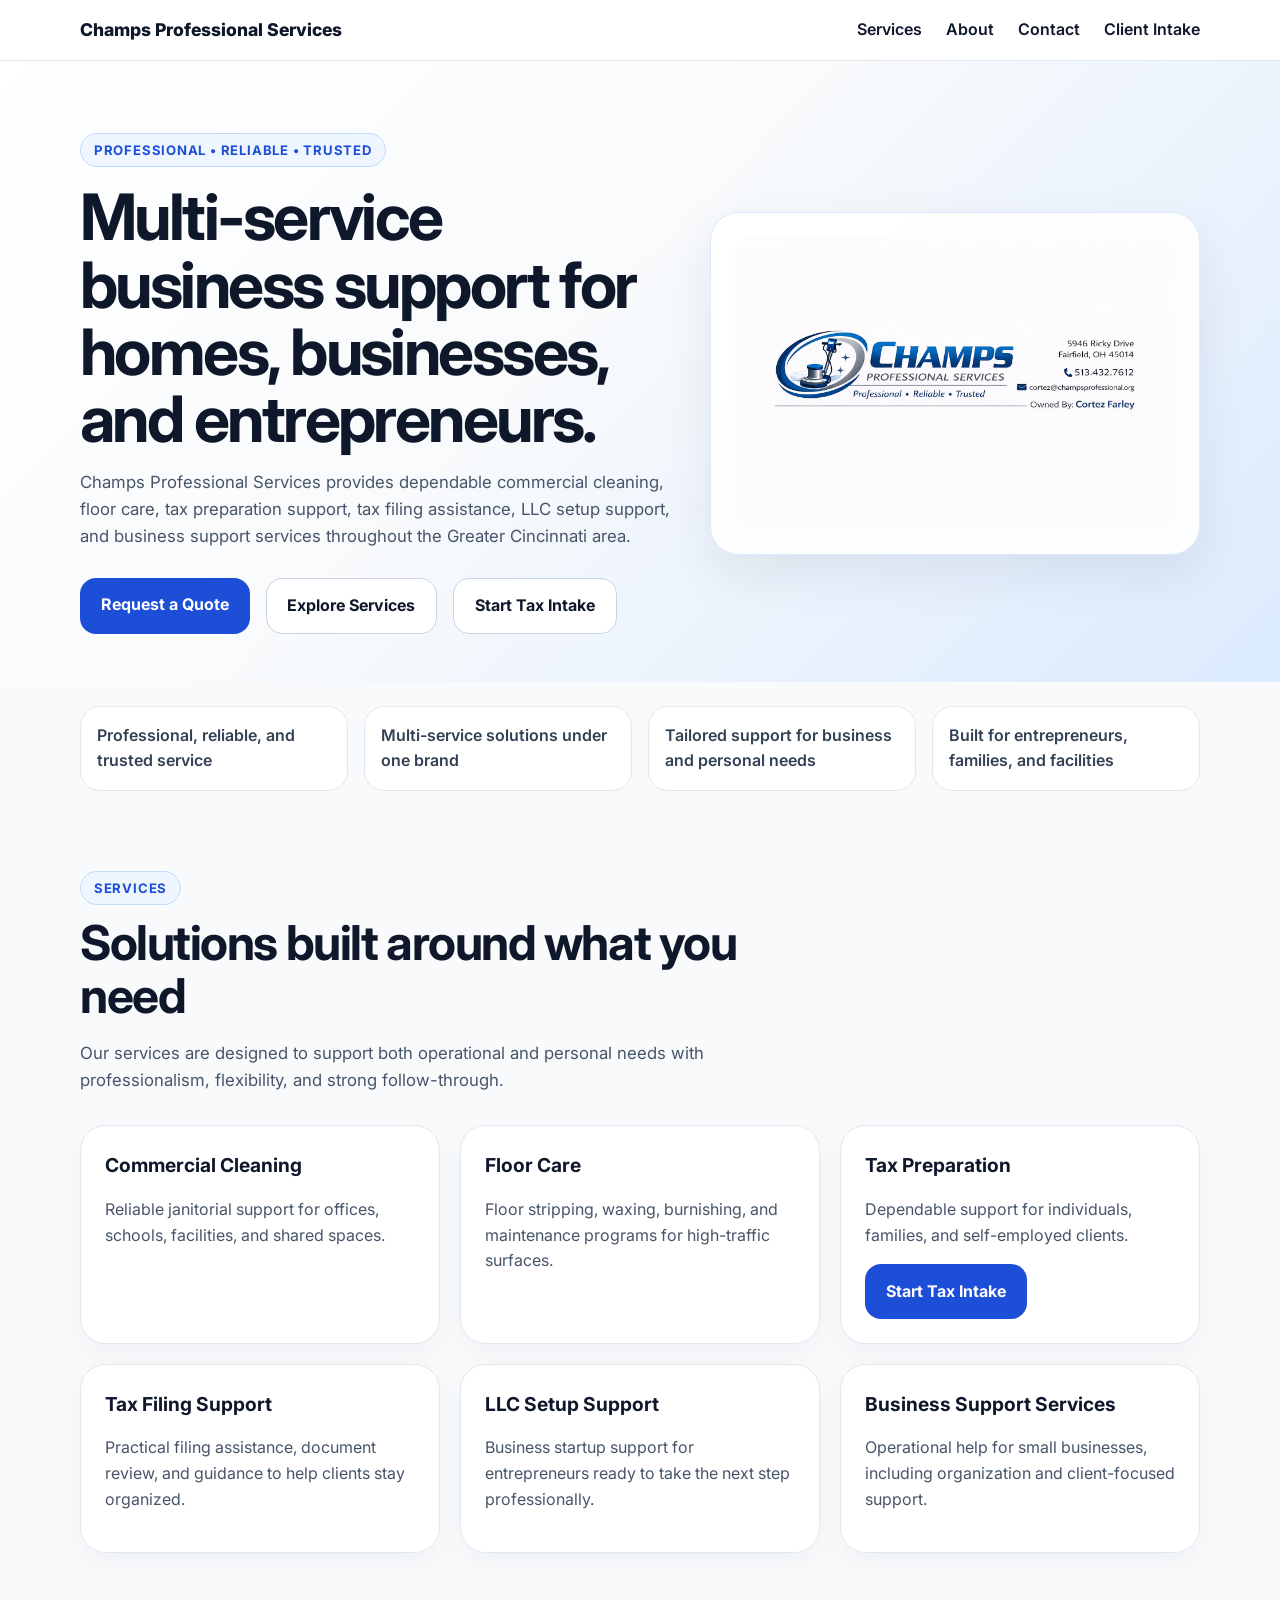
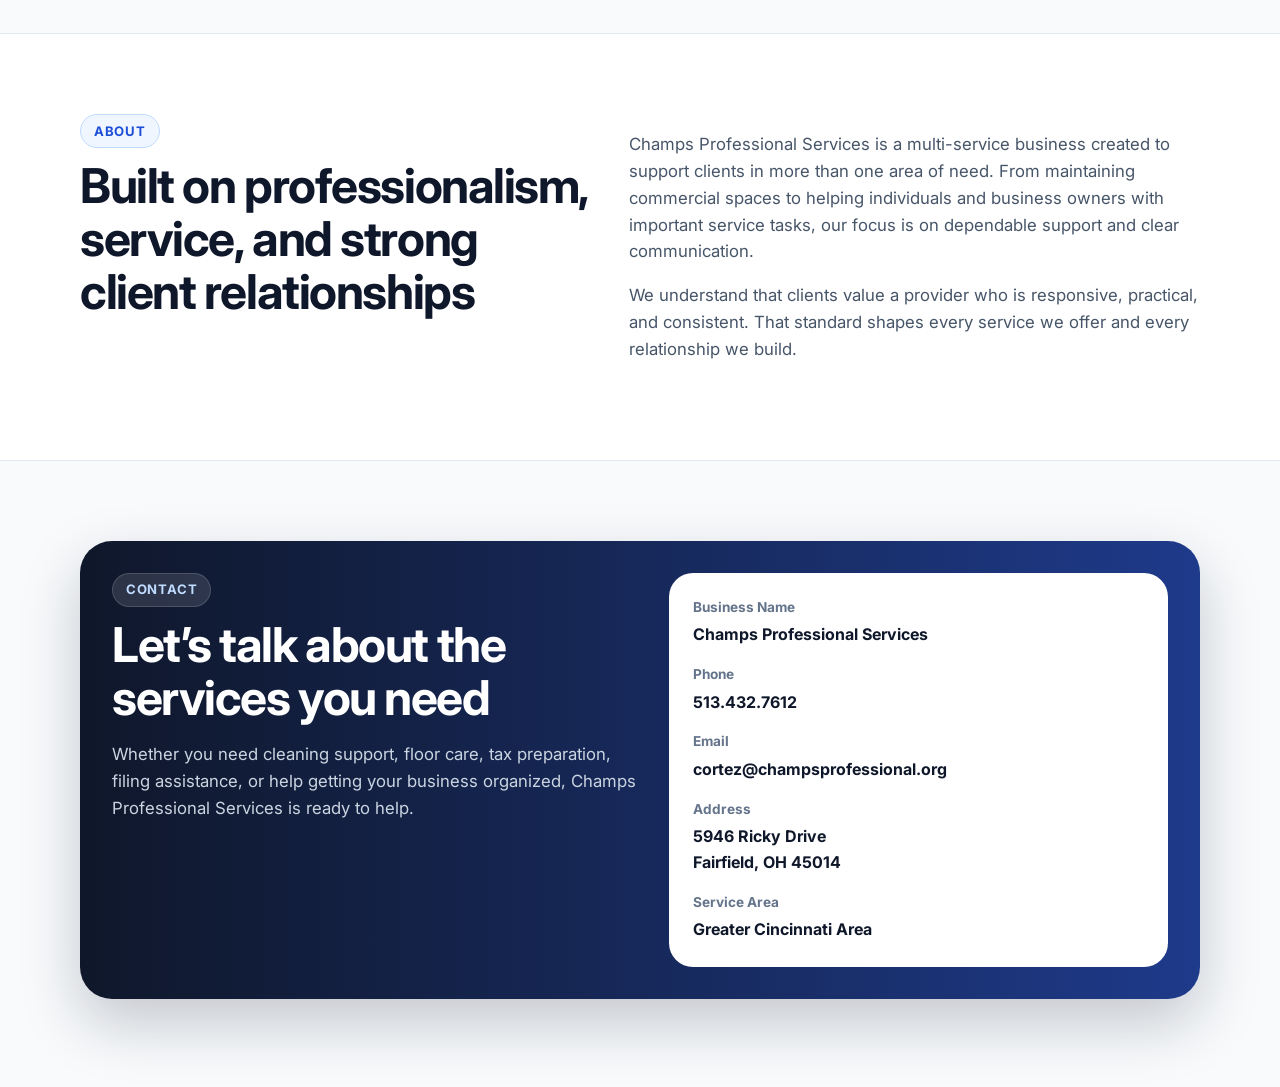
<file: index.html>
<!DOCTYPE html>
<html lang="en">
<head>
  <meta charset="UTF-8" />
  <meta name="viewport" content="width=device-width, initial-scale=1.0" />
  <title>Champs Professional Services</title>
  <link rel="preconnect" href="https://fonts.googleapis.com">
  <link rel="preconnect" href="https://fonts.gstatic.com" crossorigin>
  <link href="https://fonts.googleapis.com/css2?family=Inter:wght@400;500;600;700;800;900&display=swap" rel="stylesheet">
  <link rel="stylesheet" href="styles.css" />
</head>
<body>
  <header class="site-header">
    <div class="container nav">
      <div class="brand">Champs Professional Services</div>
      <nav>
        <a href="#services">Services</a>
        <a href="#about">About</a>
        <a href="#contact">Contact</a>
        <a href="client-intake.html">Client Intake</a>
      </nav>
    </div>
  </header>

  <main>
    <section class="hero">
      <div class="container hero-grid">
        <div class="hero-copy">
          <span class="eyebrow">Professional • Reliable • Trusted</span>
          <h1>Multi-service business support for homes, businesses, and entrepreneurs.</h1>
          <p>
            Champs Professional Services provides dependable commercial cleaning, floor care,
            tax preparation support, tax filing assistance, LLC setup support, and business support services
            throughout the Greater Cincinnati area.
          </p>
          <div class="cta-row">
            <a class="btn btn-primary" href="#contact">Request a Quote</a>
            <a class="btn btn-secondary" href="#services">Explore Services</a>
            <a class="btn btn-secondary" href="client-intake.html">Start Tax Intake</a>
          </div>
        </div>

        <div class="hero-card">
          <img src="logo.png" alt="Champs Professional Services logo" class="hero-logo" />
        </div>
      </div>
    </section>

    <section class="highlights">
      <div class="container highlight-grid">
        <div class="highlight-card">Professional, reliable, and trusted service</div>
        <div class="highlight-card">Multi-service solutions under one brand</div>
        <div class="highlight-card">Tailored support for business and personal needs</div>
        <div class="highlight-card">Built for entrepreneurs, families, and facilities</div>
      </div>
    </section>

    <section id="services" class="section">
      <div class="container">
        <div class="section-heading">
          <span class="eyebrow">Services</span>
          <h2>Solutions built around what you need</h2>
          <p>
            Our services are designed to support both operational and personal needs with professionalism,
            flexibility, and strong follow-through.
          </p>
        </div>

        <div class="services-grid">
          <article class="service-card">
            <h3>Commercial Cleaning</h3>
            <p>Reliable janitorial support for offices, schools, facilities, and shared spaces.</p>
          </article>
          <article class="service-card">
            <h3>Floor Care</h3>
            <p>Floor stripping, waxing, burnishing, and maintenance programs for high-traffic surfaces.</p>
          </article>
          <article class="service-card">
            <h3>Tax Preparation</h3>
            <p>Dependable support for individuals, families, and self-employed clients.</p>
            <a class="btn btn-primary service-btn" href="client-intake.html">Start Tax Intake</a>
          </article>
          <article class="service-card">
            <h3>Tax Filing Support</h3>
            <p>Practical filing assistance, document review, and guidance to help clients stay organized.</p>
          </article>
          <article class="service-card">
            <h3>LLC Setup Support</h3>
            <p>Business startup support for entrepreneurs ready to take the next step professionally.</p>
          </article>
          <article class="service-card">
            <h3>Business Support Services</h3>
            <p>Operational help for small businesses, including organization and client-focused support.</p>
          </article>
        </div>
      </div>
    </section>

    <section id="about" class="section section-alt">
      <div class="container two-col">
        <div>
          <span class="eyebrow">About</span>
          <h2>Built on professionalism, service, and strong client relationships</h2>
        </div>
        <div>
          <p>
            Champs Professional Services is a multi-service business created to support clients in more than one area of need.
            From maintaining commercial spaces to helping individuals and business owners with important service tasks,
            our focus is on dependable support and clear communication.
          </p>
          <p>
            We understand that clients value a provider who is responsive, practical, and consistent. That standard shapes
            every service we offer and every relationship we build.
          </p>
        </div>
      </div>
    </section>

    <section id="contact" class="section contact-wrap">
      <div class="container contact-grid">
        <div class="contact-copy">
          <span class="eyebrow light">Contact</span>
          <h2>Let’s talk about the services you need</h2>
          <p>
            Whether you need cleaning support, floor care, tax preparation, filing assistance,
            or help getting your business organized, Champs Professional Services is ready to help.
          </p>
        </div>
        <div class="contact-card">
          <div class="contact-item">
            <span class="label">Business Name</span>
            <strong>Champs Professional Services</strong>
          </div>
          <div class="contact-item">
            <span class="label">Phone</span>
            <strong>513.432.7612</strong>
          </div>
          <div class="contact-item">
            <span class="label">Email</span>
            <strong>cortez@champsprofessional.org</strong>
          </div>
          <div class="contact-item">
            <span class="label">Address</span>
            <strong>5946 Ricky Drive<br/>Fairfield, OH 45014</strong>
          </div>
          <div class="contact-item">
            <span class="label">Service Area</span>
            <strong>Greater Cincinnati Area</strong>
          </div>
        </div>
      </div>
    </section>
  </main>
</body>
</html>
</file>
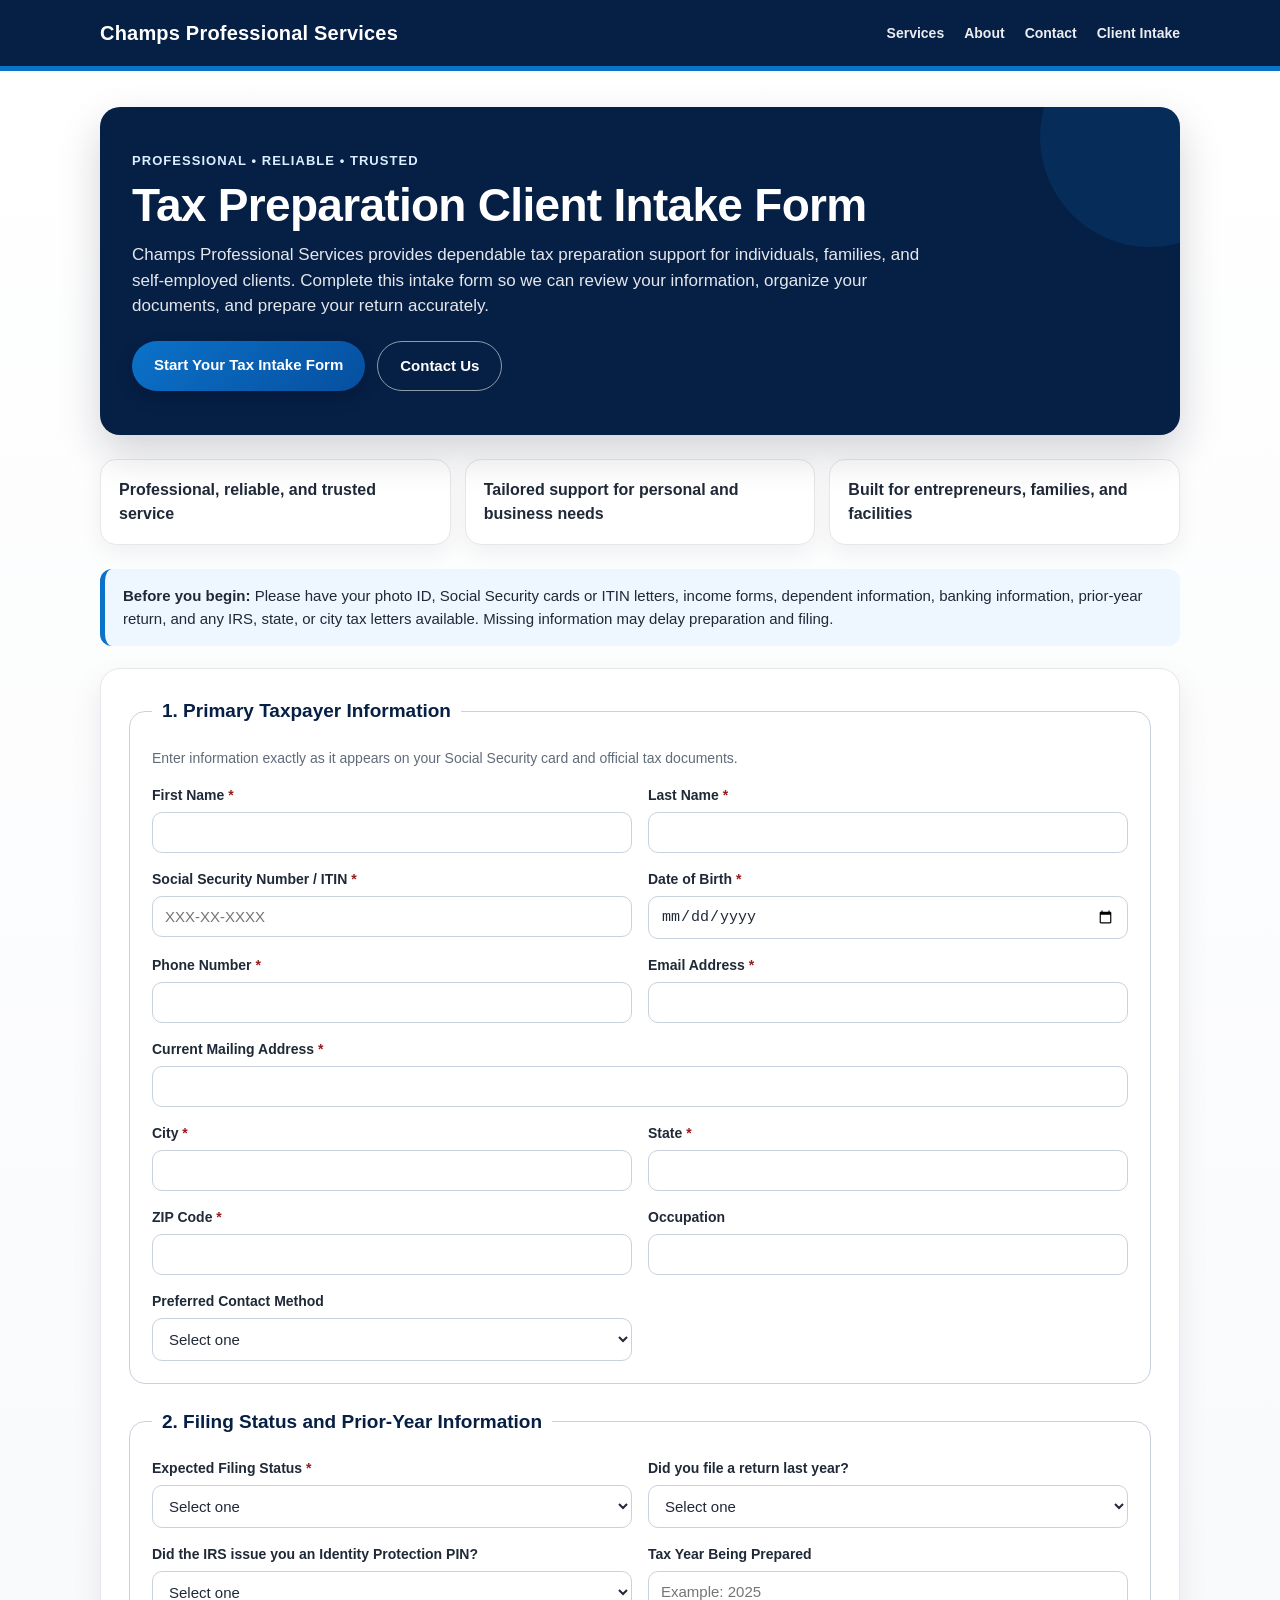
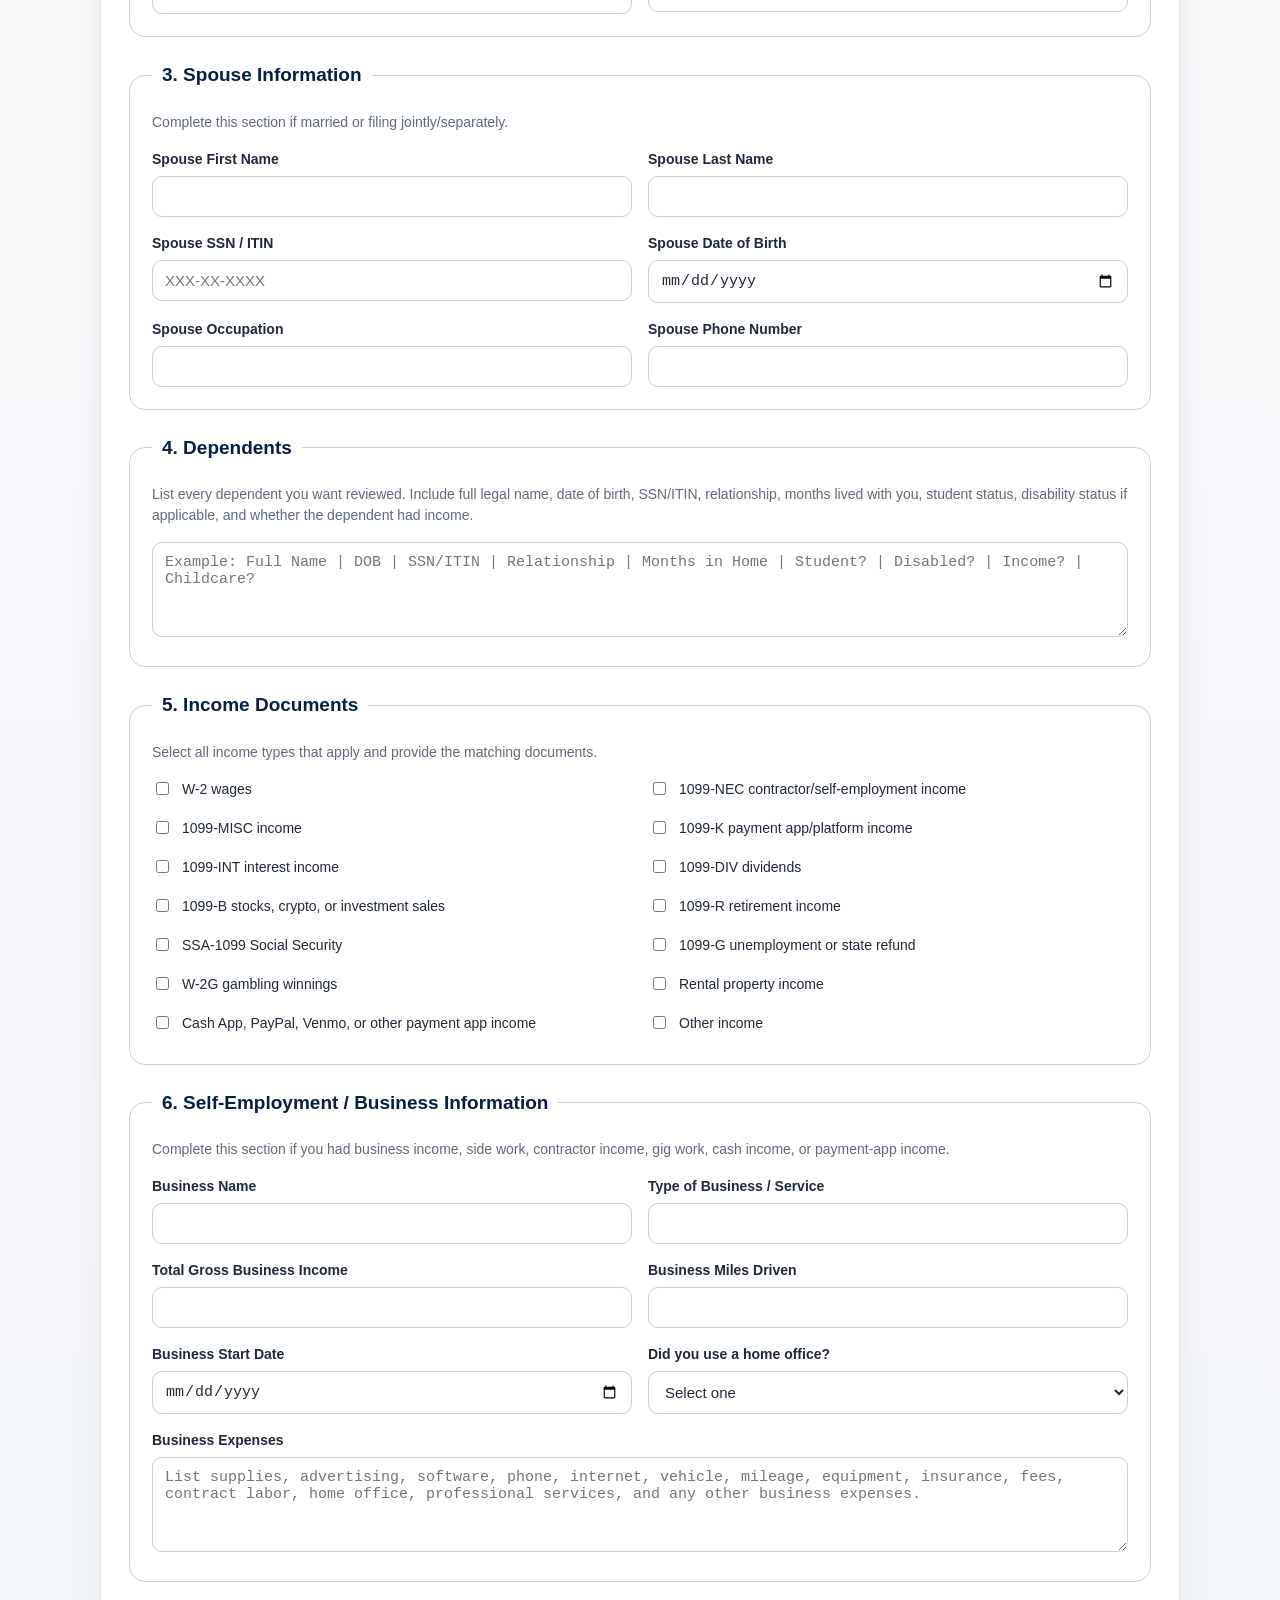
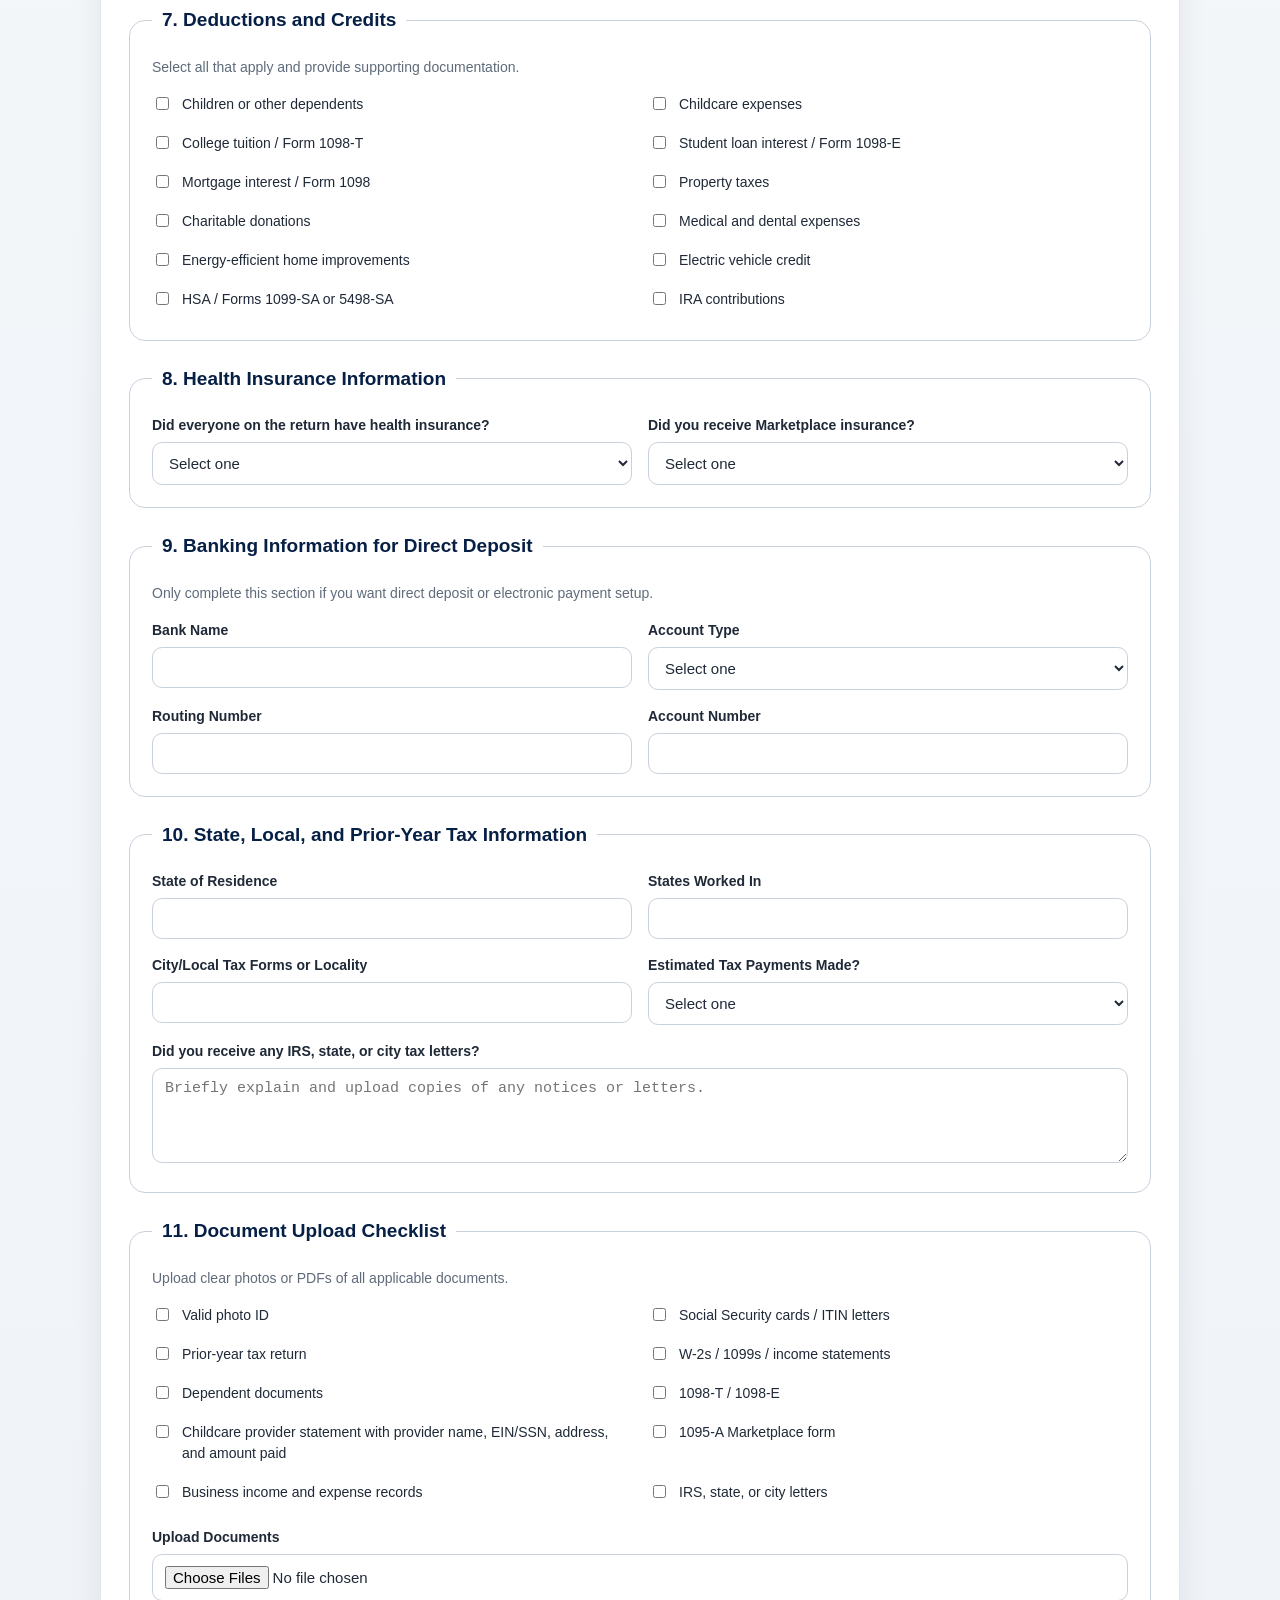
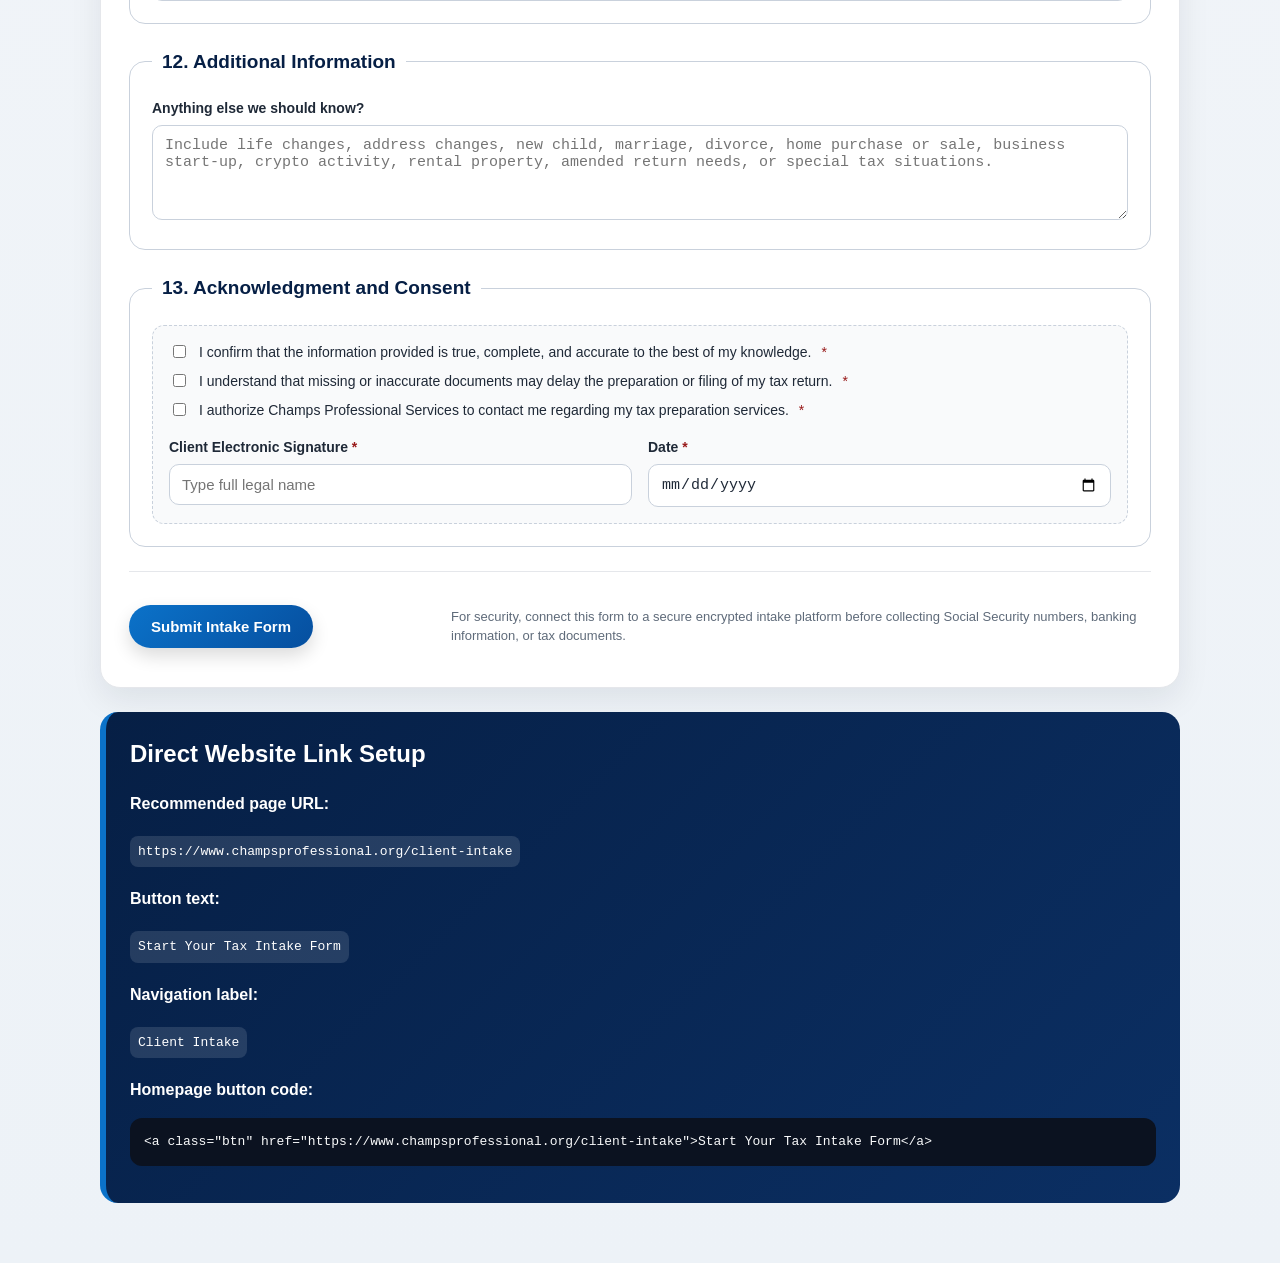
<file: champs_tax_client_intake_form.html>
<!DOCTYPE html>
<html lang="en">
<head>
  <meta charset="UTF-8" />
  <meta name="viewport" content="width=device-width, initial-scale=1.0" />
  <title>Tax Client Intake | Champs Professional Services</title>
  <style>
    :root {
      --dark: #061f45;
      --dark-2: #0b2f63;
      --gold: #0b72c9;
      --gold-soft: #dceeff;
      --cream: #f5f7fa;
      --white: #ffffff;
      --text: #1f2937;
      --muted: #5f6b7a;
      --border: #c9d1dc;
      --danger: #991b1b;
      --success: #166534;
    }

    * { box-sizing: border-box; }

    body {
      margin: 0;
      font-family: Arial, Helvetica, sans-serif;
      color: var(--text);
      background: linear-gradient(180deg, #ffffff 0%, #f5f7fa 42%, #edf2f7 100%);
      line-height: 1.5;
    }

    a { color: inherit; }

    .site-header {
      background: var(--dark);
      color: var(--white);
      border-bottom: 5px solid #0b72c9;
    }

    .nav-wrap {
      max-width: 1120px;
      margin: 0 auto;
      padding: 18px 20px;
      display: flex;
      align-items: center;
      justify-content: space-between;
      gap: 20px;
    }

    .brand {
      font-size: 20px;
      font-weight: 800;
      letter-spacing: 0.2px;
    }

    .nav-links {
      display: flex;
      gap: 20px;
      font-size: 14px;
      font-weight: 700;
    }

    .nav-links a {
      text-decoration: none;
      opacity: 0.92;
    }

    .nav-links a:hover { opacity: 1; color: var(--gold-soft); }

    .page-wrap {
      max-width: 1120px;
      margin: 0 auto;
      padding: 36px 20px 60px;
    }

    .hero {
      background: var(--dark);
      color: var(--white);
      padding: 44px 32px;
      border-radius: 20px;
      box-shadow: 0 18px 42px rgba(17, 24, 39, 0.18);
      margin-bottom: 24px;
      position: relative;
      overflow: hidden;
    }

    .hero::after {
      content: "";
      position: absolute;
      right: -80px;
      top: -80px;
      width: 220px;
      height: 220px;
      background: rgba(11, 114, 201, 0.16);
      border-radius: 999px;
    }

    .eyebrow {
      color: var(--gold-soft);
      font-weight: 800;
      letter-spacing: 0.08em;
      text-transform: uppercase;
      font-size: 13px;
      margin-bottom: 10px;
    }

    .hero h1 {
      margin: 0 0 12px;
      font-size: clamp(30px, 4vw, 46px);
      line-height: 1.08;
      letter-spacing: -0.7px;
      max-width: 850px;
    }

    .hero p {
      max-width: 820px;
      margin: 0 0 22px;
      color: #e5e7eb;
      font-size: 17px;
    }

    .hero-actions {
      display: flex;
      flex-wrap: wrap;
      gap: 12px;
    }

    .btn, button {
      display: inline-block;
      background: linear-gradient(135deg, #0b72c9, #064f9f);
      color: var(--white);
      border: none;
      padding: 13px 22px;
      border-radius: 999px;
      font-size: 15px;
      font-weight: 800;
      cursor: pointer;
      text-decoration: none;
      box-shadow: 0 8px 18px rgba(0,0,0,0.14);
    }

    .btn-secondary {
      background: transparent;
      color: var(--white);
      border: 1px solid rgba(255,255,255,0.55);
      box-shadow: none;
    }

    .trust-strip {
      display: grid;
      grid-template-columns: repeat(3, minmax(0, 1fr));
      gap: 14px;
      margin-bottom: 24px;
    }

    .trust-card {
      background: var(--white);
      border: 1px solid #e5e7eb;
      border-radius: 16px;
      padding: 18px;
      box-shadow: 0 8px 24px rgba(17,24,39,0.06);
      font-weight: 700;
    }

    .notice {
      background: #eef6ff;
      border-left: 5px solid var(--gold);
      padding: 16px 18px;
      border-radius: 12px;
      margin-bottom: 22px;
      font-size: 15px;
    }

    form {
      background: var(--white);
      border-radius: 20px;
      padding: 28px;
      box-shadow: 0 12px 32px rgba(17, 24, 39, 0.08);
      border: 1px solid #e5e7eb;
    }

    fieldset {
      border: 1px solid var(--border);
      border-radius: 16px;
      padding: 22px;
      margin: 0 0 24px;
      background: #ffffff;
    }

    legend {
      padding: 0 10px;
      font-weight: 800;
      color: var(--dark);
      font-size: 19px;
    }

    .section-note {
      color: var(--muted);
      margin: 0 0 16px;
      font-size: 14px;
    }

    .grid { display: grid; grid-template-columns: repeat(2, minmax(0, 1fr)); gap: 16px; }
    .grid-3 { display: grid; grid-template-columns: repeat(3, minmax(0, 1fr)); gap: 16px; }
    .full { grid-column: 1 / -1; }

    label {
      display: block;
      font-weight: 800;
      margin-bottom: 6px;
      font-size: 14px;
    }

    input, select, textarea {
      width: 100%;
      border: 1px solid var(--border);
      border-radius: 10px;
      padding: 11px 12px;
      font-size: 15px;
      color: var(--text);
      background: #ffffff;
    }

    input:focus, select:focus, textarea:focus {
      outline: 3px solid rgba(11, 114, 201, 0.18);
      border-color: var(--gold);
    }

    textarea { min-height: 95px; resize: vertical; }

    .check-group {
      display: grid;
      grid-template-columns: repeat(2, minmax(0, 1fr));
      gap: 10px 18px;
      margin-top: 8px;
    }

    .check-item {
      display: flex;
      align-items: flex-start;
      gap: 10px;
      font-weight: 400;
      font-size: 14px;
      margin-bottom: 8px;
    }

    .check-item input { width: auto; margin-top: 3px; }
    .required { color: var(--danger); }

    .signature-box {
      border: 1px dashed var(--border);
      border-radius: 12px;
      padding: 16px;
      background: #f9fafb;
    }

    .submit-area {
      display: flex;
      flex-wrap: wrap;
      gap: 12px;
      align-items: center;
      justify-content: space-between;
      border-top: 1px solid #e5e7eb;
      padding-top: 22px;
    }

    .fine-print {
      color: var(--muted);
      font-size: 13px;
      max-width: 700px;
    }

    .website-link-box {
      background: linear-gradient(135deg, #061f45, #0b2f63);
      color: var(--white);
      border-radius: 18px;
      padding: 24px;
      margin-top: 24px;
      border-left: 6px solid #0b72c9;
    }

    .website-link-box h2 { margin-top: 0; }
    .website-link-box code {
      display: inline-block;
      background: rgba(255,255,255,0.12);
      padding: 6px 8px;
      border-radius: 8px;
      color: #fff;
      margin: 4px 0;
    }

    .embed-code {
      width: 100%;
      background: #0b1220;
      color: #f9fafb;
      border-radius: 12px;
      padding: 14px;
      overflow-x: auto;
      font-size: 13px;
      white-space: pre-wrap;
    }

    @media (max-width: 780px) {
      .nav-wrap { align-items: flex-start; flex-direction: column; }
      .nav-links { flex-wrap: wrap; }
      .grid, .grid-3, .check-group, .trust-strip { grid-template-columns: 1fr; }
      form { padding: 18px; }
      fieldset { padding: 18px; }
      .hero { padding: 34px 22px; }
    }
  </style>
</head>
<body>
  <header class="site-header">
    <div class="nav-wrap">
      <div class="brand">Champs Professional Services</div>
      <nav class="nav-links" aria-label="Main navigation">
        <a href="https://www.champsprofessional.org/#services">Services</a>
        <a href="https://www.champsprofessional.org/#about">About</a>
        <a href="https://www.champsprofessional.org/#contact">Contact</a>
        <a href="https://www.champsprofessional.org/client-intake">Client Intake</a>
      </nav>
    </div>
  </header>

  <main class="page-wrap">
    <section class="hero">
      <div class="eyebrow">Professional • Reliable • Trusted</div>
      <h1>Tax Preparation Client Intake Form</h1>
      <p>Champs Professional Services provides dependable tax preparation support for individuals, families, and self-employed clients. Complete this intake form so we can review your information, organize your documents, and prepare your return accurately.</p>
      <div class="hero-actions">
        <a class="btn" href="#intake-form">Start Your Tax Intake Form</a>
        <a class="btn btn-secondary" href="https://www.champsprofessional.org/#contact">Contact Us</a>
      </div>
    </section>

    <section class="trust-strip" aria-label="Service highlights">
      <div class="trust-card">Professional, reliable, and trusted service</div>
      <div class="trust-card">Tailored support for personal and business needs</div>
      <div class="trust-card">Built for entrepreneurs, families, and facilities</div>
    </section>

    <div class="notice">
      <strong>Before you begin:</strong> Please have your photo ID, Social Security cards or ITIN letters, income forms, dependent information, banking information, prior-year return, and any IRS, state, or city tax letters available. Missing information may delay preparation and filing.
    </div>

    <!--
      IMPORTANT SECURITY NOTE:
      This page is a front-end intake form template. Before collecting SSNs, banking information,
      or tax documents, connect it to a secure encrypted form platform, tax software portal,
      CRM intake system, or protected backend.
    -->
    <form id="intake-form" action="https://www.champsprofessional.org/client-intake" method="post" enctype="multipart/form-data">
      <fieldset>
        <legend>1. Primary Taxpayer Information</legend>
        <p class="section-note">Enter information exactly as it appears on your Social Security card and official tax documents.</p>
        <div class="grid">
          <div><label for="firstName">First Name <span class="required">*</span></label><input id="firstName" name="firstName" type="text" required /></div>
          <div><label for="lastName">Last Name <span class="required">*</span></label><input id="lastName" name="lastName" type="text" required /></div>
          <div><label for="ssn">Social Security Number / ITIN <span class="required">*</span></label><input id="ssn" name="ssn" type="text" placeholder="XXX-XX-XXXX" required /></div>
          <div><label for="dob">Date of Birth <span class="required">*</span></label><input id="dob" name="dob" type="date" required /></div>
          <div><label for="phone">Phone Number <span class="required">*</span></label><input id="phone" name="phone" type="tel" required /></div>
          <div><label for="email">Email Address <span class="required">*</span></label><input id="email" name="email" type="email" required /></div>
          <div class="full"><label for="address">Current Mailing Address <span class="required">*</span></label><input id="address" name="address" type="text" required /></div>
          <div><label for="city">City <span class="required">*</span></label><input id="city" name="city" type="text" required /></div>
          <div><label for="state">State <span class="required">*</span></label><input id="state" name="state" type="text" required /></div>
          <div><label for="zip">ZIP Code <span class="required">*</span></label><input id="zip" name="zip" type="text" required /></div>
          <div><label for="occupation">Occupation</label><input id="occupation" name="occupation" type="text" /></div>
          <div><label for="preferredContact">Preferred Contact Method</label><select id="preferredContact" name="preferredContact"><option value="">Select one</option><option>Phone</option><option>Email</option><option>Text Message</option></select></div>
        </div>
      </fieldset>

      <fieldset>
        <legend>2. Filing Status and Prior-Year Information</legend>
        <div class="grid">
          <div><label for="filingStatus">Expected Filing Status <span class="required">*</span></label><select id="filingStatus" name="filingStatus" required><option value="">Select one</option><option>Single</option><option>Married Filing Jointly</option><option>Married Filing Separately</option><option>Head of Household</option><option>Qualifying Surviving Spouse</option><option>Unsure</option></select></div>
          <div><label for="priorReturn">Did you file a return last year?</label><select id="priorReturn" name="priorReturn"><option value="">Select one</option><option>Yes</option><option>No</option><option>Unsure</option></select></div>
          <div><label for="irsPin">Did the IRS issue you an Identity Protection PIN?</label><select id="irsPin" name="irsPin"><option value="">Select one</option><option>Yes</option><option>No</option><option>Unsure</option></select></div>
          <div><label for="taxYear">Tax Year Being Prepared</label><input id="taxYear" name="taxYear" type="text" placeholder="Example: 2025" /></div>
        </div>
      </fieldset>

      <fieldset>
        <legend>3. Spouse Information</legend>
        <p class="section-note">Complete this section if married or filing jointly/separately.</p>
        <div class="grid">
          <div><label for="spouseFirst">Spouse First Name</label><input id="spouseFirst" name="spouseFirst" type="text" /></div>
          <div><label for="spouseLast">Spouse Last Name</label><input id="spouseLast" name="spouseLast" type="text" /></div>
          <div><label for="spouseSsn">Spouse SSN / ITIN</label><input id="spouseSsn" name="spouseSsn" type="text" placeholder="XXX-XX-XXXX" /></div>
          <div><label for="spouseDob">Spouse Date of Birth</label><input id="spouseDob" name="spouseDob" type="date" /></div>
          <div><label for="spouseOccupation">Spouse Occupation</label><input id="spouseOccupation" name="spouseOccupation" type="text" /></div>
          <div><label for="spousePhone">Spouse Phone Number</label><input id="spousePhone" name="spousePhone" type="tel" /></div>
        </div>
      </fieldset>

      <fieldset>
        <legend>4. Dependents</legend>
        <p class="section-note">List every dependent you want reviewed. Include full legal name, date of birth, SSN/ITIN, relationship, months lived with you, student status, disability status if applicable, and whether the dependent had income.</p>
        <textarea name="dependents" placeholder="Example: Full Name | DOB | SSN/ITIN | Relationship | Months in Home | Student? | Disabled? | Income? | Childcare? "></textarea>
      </fieldset>

      <fieldset>
        <legend>5. Income Documents</legend>
        <p class="section-note">Select all income types that apply and provide the matching documents.</p>
        <div class="check-group">
          <label class="check-item"><input type="checkbox" name="incomeDocs" value="W-2" /> W-2 wages</label>
          <label class="check-item"><input type="checkbox" name="incomeDocs" value="1099-NEC" /> 1099-NEC contractor/self-employment income</label>
          <label class="check-item"><input type="checkbox" name="incomeDocs" value="1099-MISC" /> 1099-MISC income</label>
          <label class="check-item"><input type="checkbox" name="incomeDocs" value="1099-K" /> 1099-K payment app/platform income</label>
          <label class="check-item"><input type="checkbox" name="incomeDocs" value="1099-INT" /> 1099-INT interest income</label>
          <label class="check-item"><input type="checkbox" name="incomeDocs" value="1099-DIV" /> 1099-DIV dividends</label>
          <label class="check-item"><input type="checkbox" name="incomeDocs" value="1099-B" /> 1099-B stocks, crypto, or investment sales</label>
          <label class="check-item"><input type="checkbox" name="incomeDocs" value="1099-R" /> 1099-R retirement income</label>
          <label class="check-item"><input type="checkbox" name="incomeDocs" value="SSA-1099" /> SSA-1099 Social Security</label>
          <label class="check-item"><input type="checkbox" name="incomeDocs" value="1099-G" /> 1099-G unemployment or state refund</label>
          <label class="check-item"><input type="checkbox" name="incomeDocs" value="W-2G" /> W-2G gambling winnings</label>
          <label class="check-item"><input type="checkbox" name="incomeDocs" value="Rental" /> Rental property income</label>
          <label class="check-item"><input type="checkbox" name="incomeDocs" value="CashApp" /> Cash App, PayPal, Venmo, or other payment app income</label>
          <label class="check-item"><input type="checkbox" name="incomeDocs" value="Other" /> Other income</label>
        </div>
      </fieldset>

      <fieldset>
        <legend>6. Self-Employment / Business Information</legend>
        <p class="section-note">Complete this section if you had business income, side work, contractor income, gig work, cash income, or payment-app income.</p>
        <div class="grid">
          <div><label for="businessName">Business Name</label><input id="businessName" name="businessName" type="text" /></div>
          <div><label for="businessType">Type of Business / Service</label><input id="businessType" name="businessType" type="text" /></div>
          <div><label for="businessIncome">Total Gross Business Income</label><input id="businessIncome" name="businessIncome" type="number" step="0.01" /></div>
          <div><label for="businessMiles">Business Miles Driven</label><input id="businessMiles" name="businessMiles" type="number" /></div>
          <div><label for="businessStartDate">Business Start Date</label><input id="businessStartDate" name="businessStartDate" type="date" /></div>
          <div><label for="homeOffice">Did you use a home office?</label><select id="homeOffice" name="homeOffice"><option value="">Select one</option><option>Yes</option><option>No</option><option>Unsure</option></select></div>
          <div class="full"><label for="businessExpenses">Business Expenses</label><textarea id="businessExpenses" name="businessExpenses" placeholder="List supplies, advertising, software, phone, internet, vehicle, mileage, equipment, insurance, fees, contract labor, home office, professional services, and any other business expenses."></textarea></div>
        </div>
      </fieldset>

      <fieldset>
        <legend>7. Deductions and Credits</legend>
        <p class="section-note">Select all that apply and provide supporting documentation.</p>
        <div class="check-group">
          <label class="check-item"><input type="checkbox" name="deductionsCredits" value="Child Tax Credit" /> Children or other dependents</label>
          <label class="check-item"><input type="checkbox" name="deductionsCredits" value="Childcare" /> Childcare expenses</label>
          <label class="check-item"><input type="checkbox" name="deductionsCredits" value="Education" /> College tuition / Form 1098-T</label>
          <label class="check-item"><input type="checkbox" name="deductionsCredits" value="Student Loan Interest" /> Student loan interest / Form 1098-E</label>
          <label class="check-item"><input type="checkbox" name="deductionsCredits" value="Mortgage Interest" /> Mortgage interest / Form 1098</label>
          <label class="check-item"><input type="checkbox" name="deductionsCredits" value="Property Taxes" /> Property taxes</label>
          <label class="check-item"><input type="checkbox" name="deductionsCredits" value="Charitable Donations" /> Charitable donations</label>
          <label class="check-item"><input type="checkbox" name="deductionsCredits" value="Medical Expenses" /> Medical and dental expenses</label>
          <label class="check-item"><input type="checkbox" name="deductionsCredits" value="Energy Credit" /> Energy-efficient home improvements</label>
          <label class="check-item"><input type="checkbox" name="deductionsCredits" value="EV Credit" /> Electric vehicle credit</label>
          <label class="check-item"><input type="checkbox" name="deductionsCredits" value="HSA" /> HSA / Forms 1099-SA or 5498-SA</label>
          <label class="check-item"><input type="checkbox" name="deductionsCredits" value="IRA" /> IRA contributions</label>
        </div>
      </fieldset>

      <fieldset>
        <legend>8. Health Insurance Information</legend>
        <div class="grid">
          <div><label for="healthCoverage">Did everyone on the return have health insurance?</label><select id="healthCoverage" name="healthCoverage"><option value="">Select one</option><option>Yes, all year</option><option>Yes, part of the year</option><option>No</option><option>Unsure</option></select></div>
          <div><label for="marketplace">Did you receive Marketplace insurance?</label><select id="marketplace" name="marketplace"><option value="">Select one</option><option>Yes - I have Form 1095-A</option><option>No</option><option>Unsure</option></select></div>
        </div>
      </fieldset>

      <fieldset>
        <legend>9. Banking Information for Direct Deposit</legend>
        <p class="section-note">Only complete this section if you want direct deposit or electronic payment setup.</p>
        <div class="grid">
          <div><label for="bankName">Bank Name</label><input id="bankName" name="bankName" type="text" /></div>
          <div><label for="accountType">Account Type</label><select id="accountType" name="accountType"><option value="">Select one</option><option>Checking</option><option>Savings</option></select></div>
          <div><label for="routingNumber">Routing Number</label><input id="routingNumber" name="routingNumber" type="text" /></div>
          <div><label for="accountNumber">Account Number</label><input id="accountNumber" name="accountNumber" type="text" /></div>
        </div>
      </fieldset>

      <fieldset>
        <legend>10. State, Local, and Prior-Year Tax Information</legend>
        <div class="grid">
          <div><label for="residentState">State of Residence</label><input id="residentState" name="residentState" type="text" /></div>
          <div><label for="workedStates">States Worked In</label><input id="workedStates" name="workedStates" type="text" /></div>
          <div><label for="localTax">City/Local Tax Forms or Locality</label><input id="localTax" name="localTax" type="text" /></div>
          <div><label for="estimatedPayments">Estimated Tax Payments Made?</label><select id="estimatedPayments" name="estimatedPayments"><option value="">Select one</option><option>Yes</option><option>No</option><option>Unsure</option></select></div>
          <div class="full"><label for="irsLetters">Did you receive any IRS, state, or city tax letters?</label><textarea id="irsLetters" name="irsLetters" placeholder="Briefly explain and upload copies of any notices or letters."></textarea></div>
        </div>
      </fieldset>

      <fieldset>
        <legend>11. Document Upload Checklist</legend>
        <p class="section-note">Upload clear photos or PDFs of all applicable documents.</p>
        <div class="check-group">
          <label class="check-item"><input type="checkbox" name="uploadChecklist" value="Photo ID" /> Valid photo ID</label>
          <label class="check-item"><input type="checkbox" name="uploadChecklist" value="Social Security Cards" /> Social Security cards / ITIN letters</label>
          <label class="check-item"><input type="checkbox" name="uploadChecklist" value="Prior Year Return" /> Prior-year tax return</label>
          <label class="check-item"><input type="checkbox" name="uploadChecklist" value="Income Forms" /> W-2s / 1099s / income statements</label>
          <label class="check-item"><input type="checkbox" name="uploadChecklist" value="Dependent Documents" /> Dependent documents</label>
          <label class="check-item"><input type="checkbox" name="uploadChecklist" value="Education Forms" /> 1098-T / 1098-E</label>
          <label class="check-item"><input type="checkbox" name="uploadChecklist" value="Childcare Statement" /> Childcare provider statement with provider name, EIN/SSN, address, and amount paid</label>
          <label class="check-item"><input type="checkbox" name="uploadChecklist" value="Marketplace Form" /> 1095-A Marketplace form</label>
          <label class="check-item"><input type="checkbox" name="uploadChecklist" value="Business Expenses" /> Business income and expense records</label>
          <label class="check-item"><input type="checkbox" name="uploadChecklist" value="IRS Notices" /> IRS, state, or city letters</label>
        </div>
        <div class="full" style="margin-top: 16px;"><label for="documents">Upload Documents</label><input id="documents" name="documents" type="file" multiple /></div>
      </fieldset>

      <fieldset>
        <legend>12. Additional Information</legend>
        <label for="additionalNotes">Anything else we should know?</label>
        <textarea id="additionalNotes" name="additionalNotes" placeholder="Include life changes, address changes, new child, marriage, divorce, home purchase or sale, business start-up, crypto activity, rental property, amended return needs, or special tax situations."></textarea>
      </fieldset>

      <fieldset>
        <legend>13. Acknowledgment and Consent</legend>
        <div class="signature-box">
          <label class="check-item"><input type="checkbox" name="accuracyConsent" required /> I confirm that the information provided is true, complete, and accurate to the best of my knowledge. <span class="required">*</span></label>
          <label class="check-item"><input type="checkbox" name="documentConsent" required /> I understand that missing or inaccurate documents may delay the preparation or filing of my tax return. <span class="required">*</span></label>
          <label class="check-item"><input type="checkbox" name="contactConsent" required /> I authorize Champs Professional Services to contact me regarding my tax preparation services. <span class="required">*</span></label>
          <div class="grid" style="margin-top: 16px;">
            <div><label for="signature">Client Electronic Signature <span class="required">*</span></label><input id="signature" name="signature" type="text" placeholder="Type full legal name" required /></div>
            <div><label for="signatureDate">Date <span class="required">*</span></label><input id="signatureDate" name="signatureDate" type="date" required /></div>
          </div>
        </div>
      </fieldset>

      <div class="submit-area">
        <button type="submit">Submit Intake Form</button>
        <p class="fine-print">For security, connect this form to a secure encrypted intake platform before collecting Social Security numbers, banking information, or tax documents.</p>
      </div>
    </form>

    <section class="website-link-box">
      <h2>Direct Website Link Setup</h2>
      <p><strong>Recommended page URL:</strong></p>
      <p><code>https://www.champsprofessional.org/client-intake</code></p>
      <p><strong>Button text:</strong></p>
      <p><code>Start Your Tax Intake Form</code></p>
      <p><strong>Navigation label:</strong></p>
      <p><code>Client Intake</code></p>
      <p><strong>Homepage button code:</strong></p>
      <pre class="embed-code">&lt;a class=&quot;btn&quot; href=&quot;https://www.champsprofessional.org/client-intake&quot;&gt;Start Your Tax Intake Form&lt;/a&gt;</pre>
    </section>
  </main>
</body>
</html>
</file>
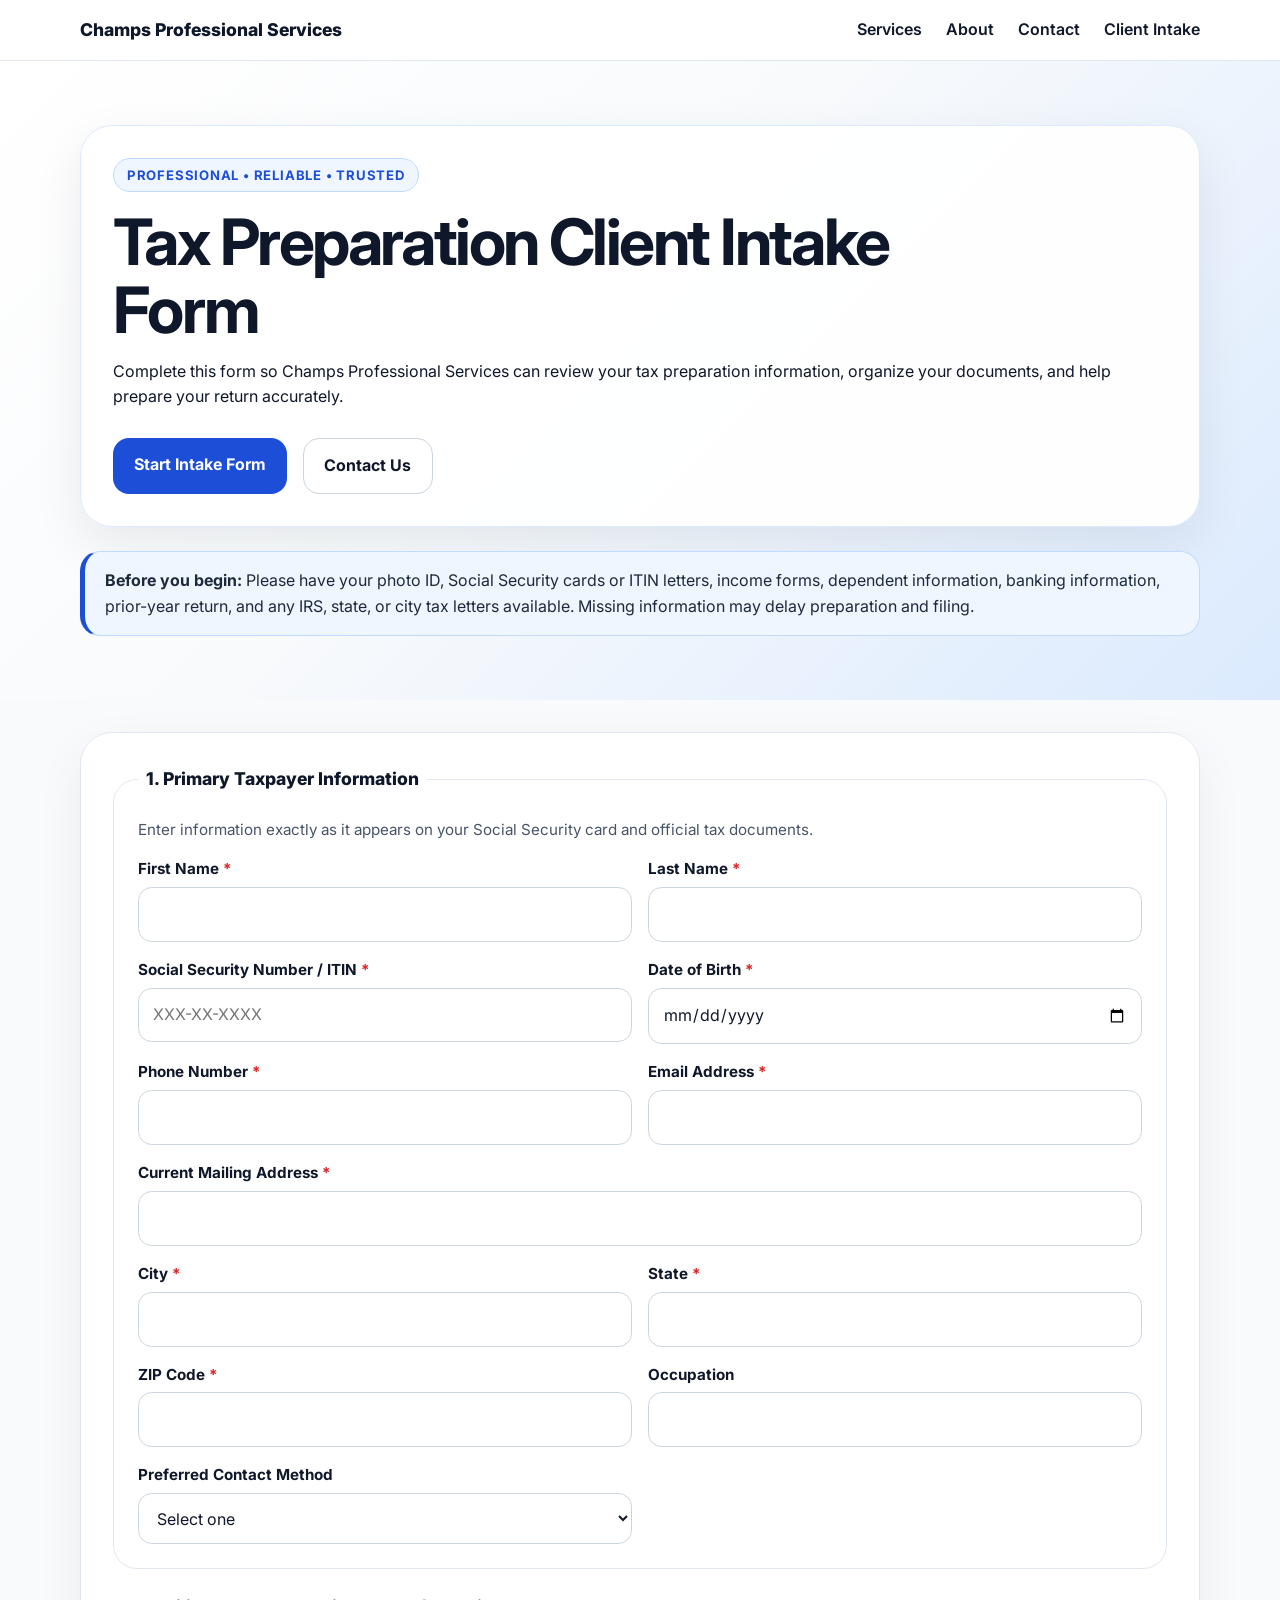
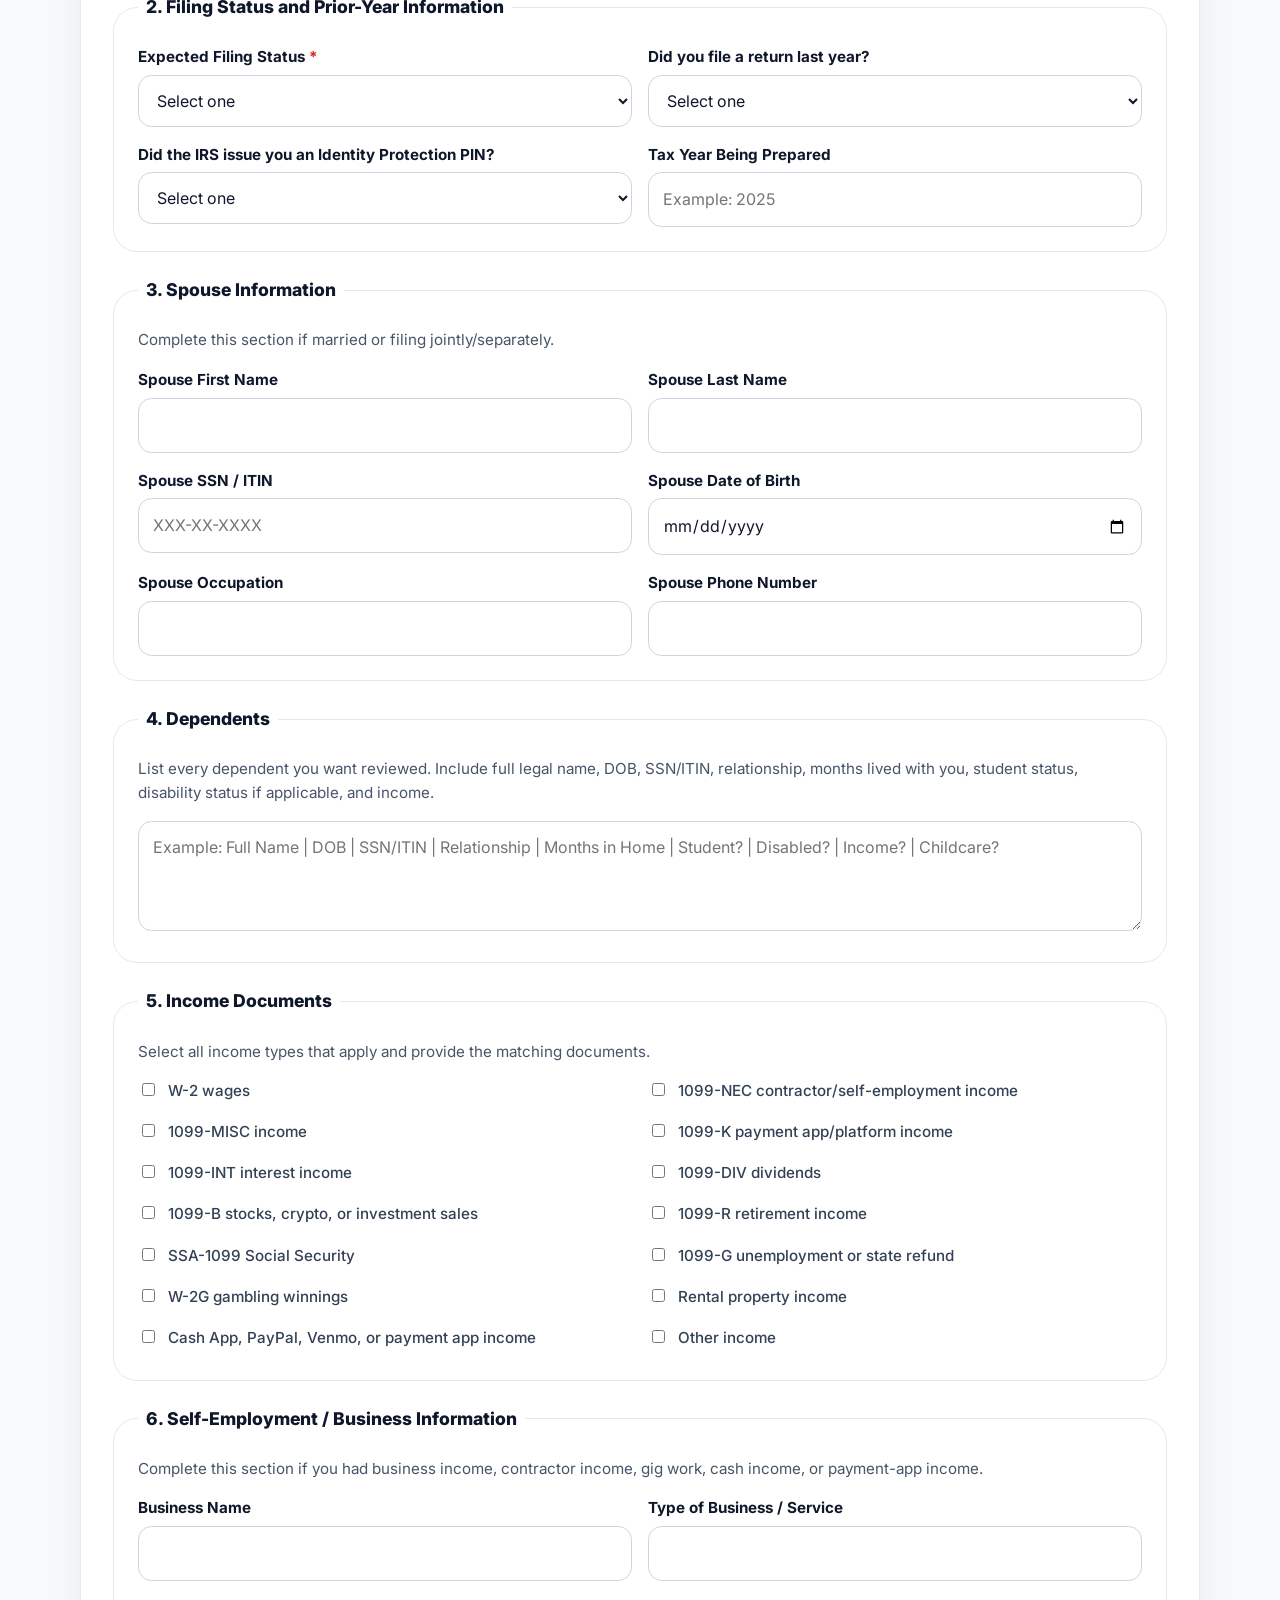
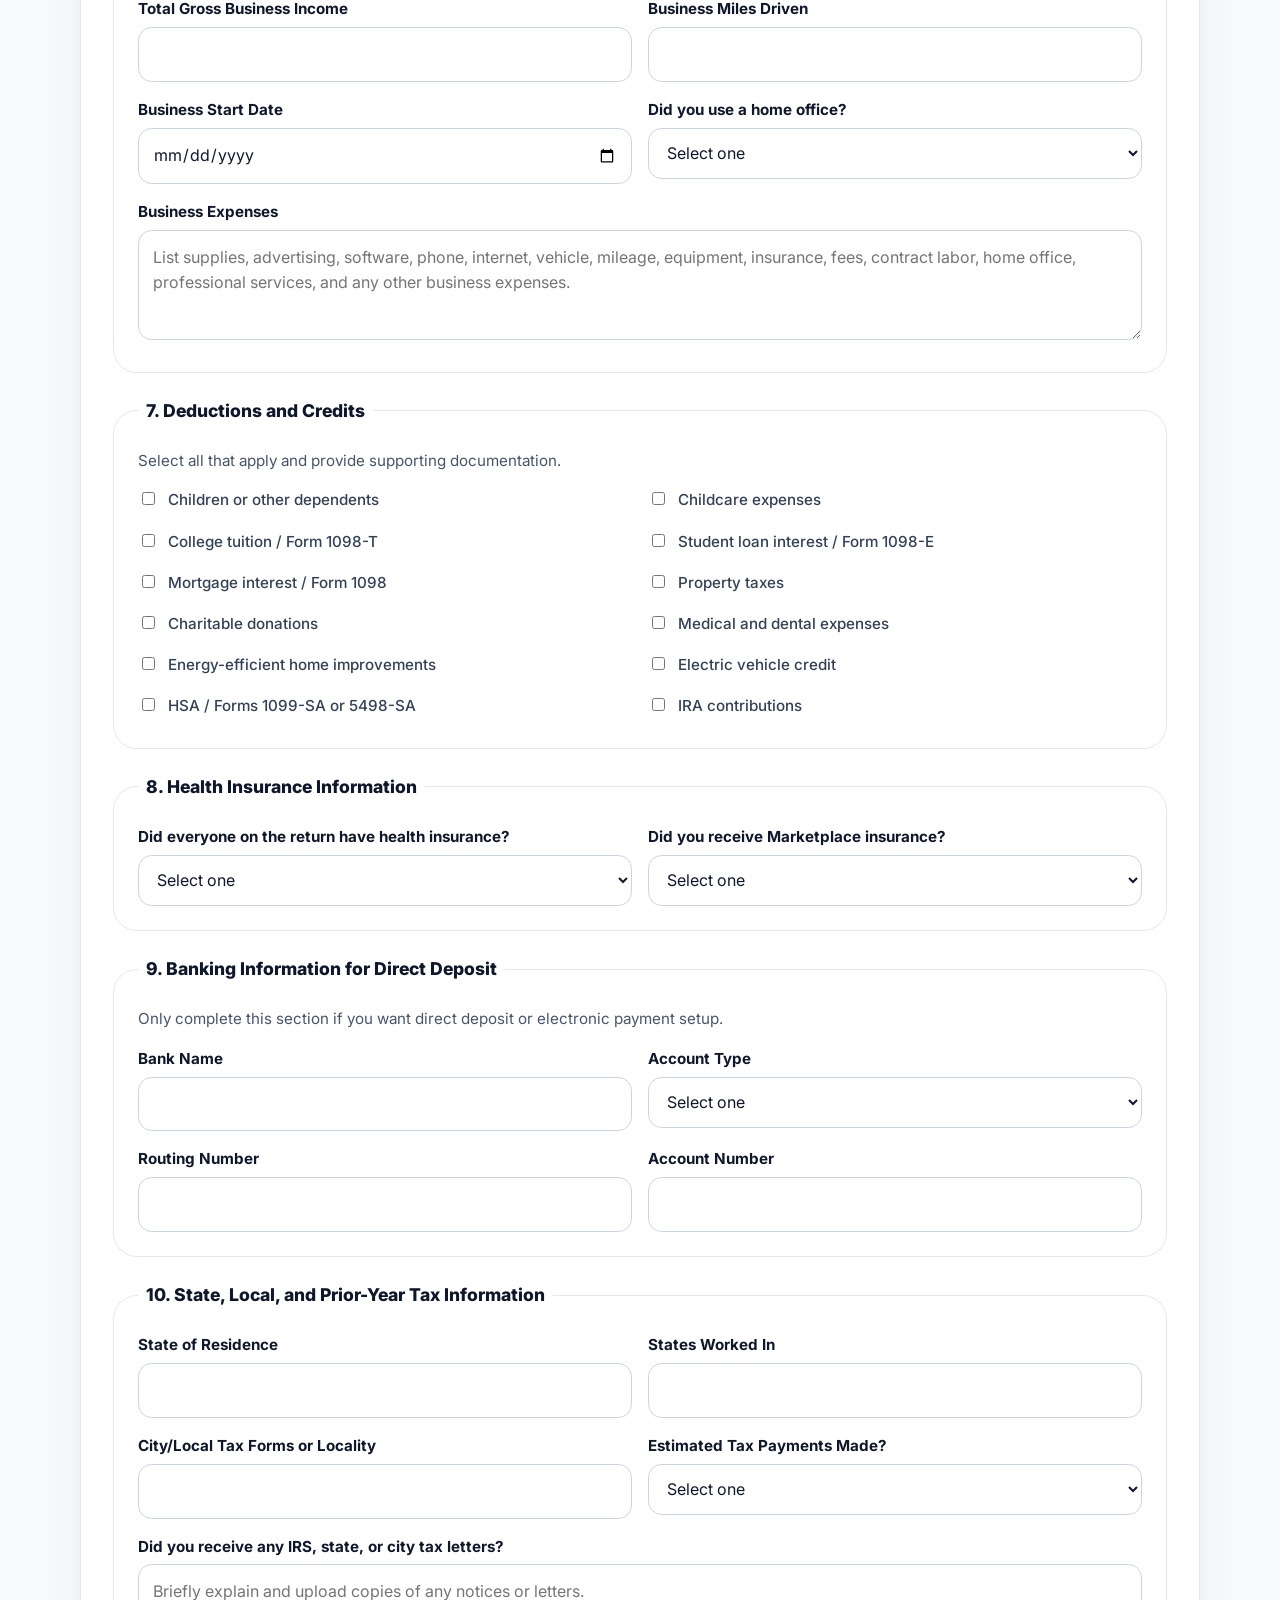
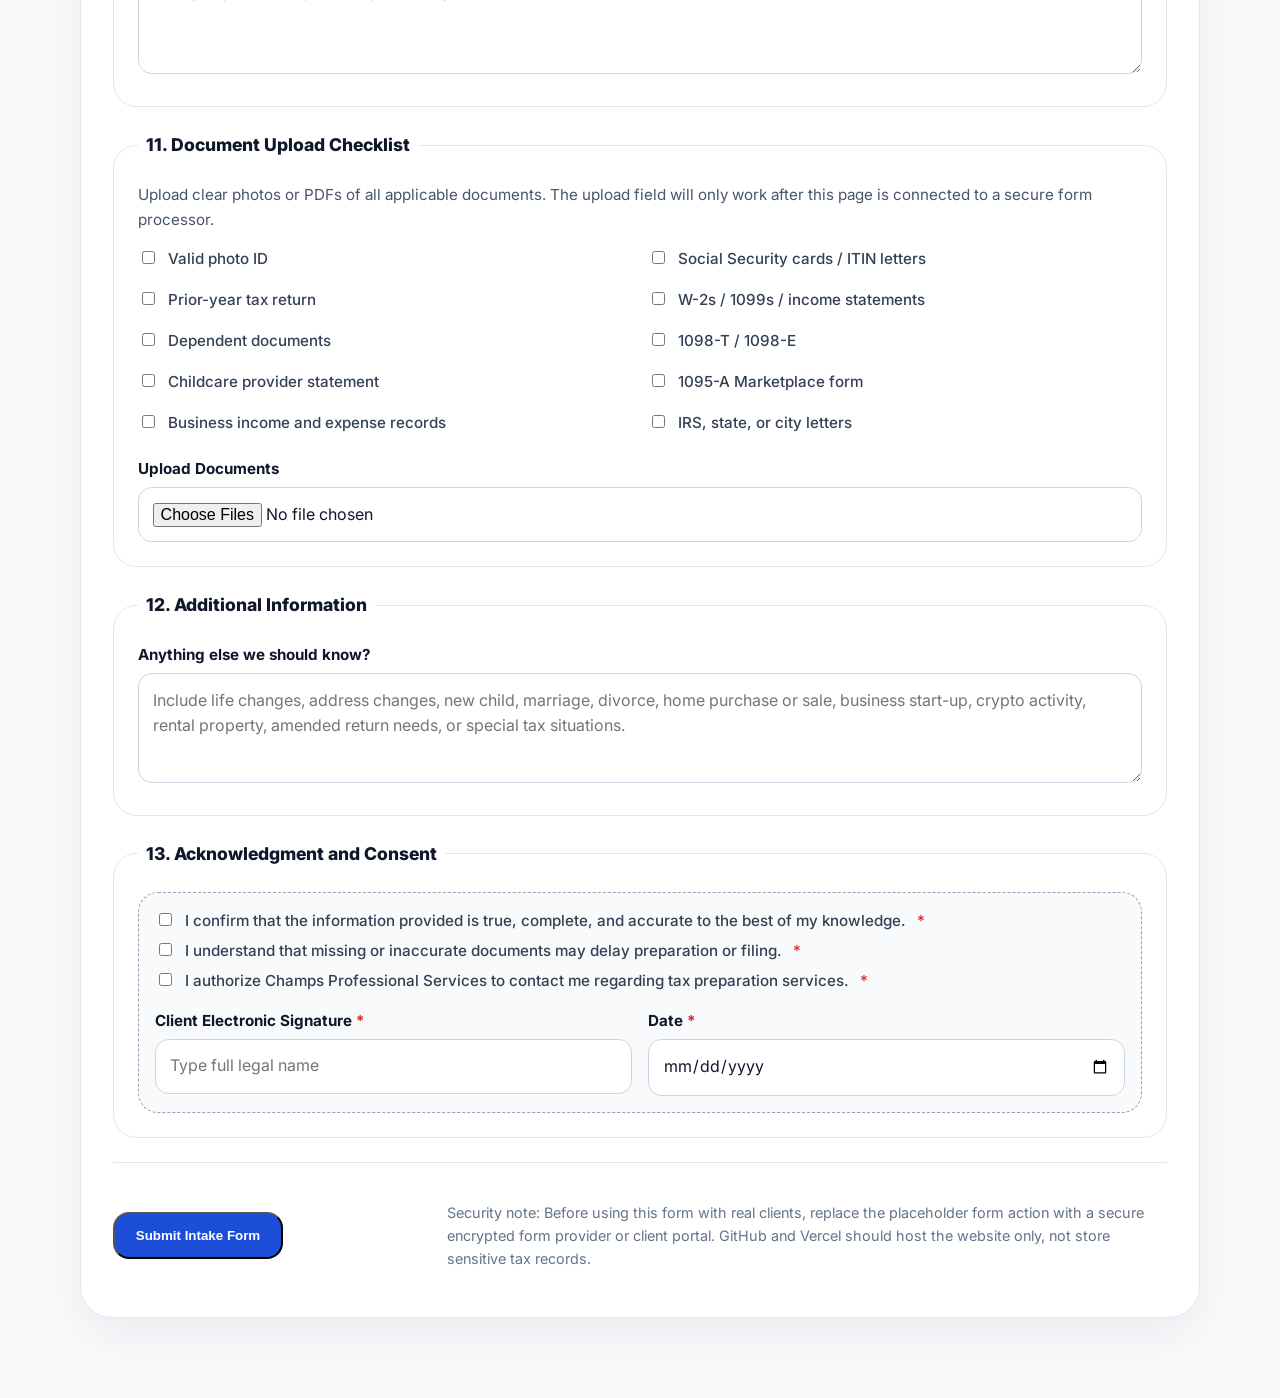
<file: client-intake.html>
<!DOCTYPE html>
<html lang="en">
<head>
  <meta charset="UTF-8" />
  <meta name="viewport" content="width=device-width, initial-scale=1.0" />
  <title>Tax Client Intake | Champs Professional Services</title>
  <link rel="preconnect" href="https://fonts.googleapis.com">
  <link rel="preconnect" href="https://fonts.gstatic.com" crossorigin>
  <link href="https://fonts.googleapis.com/css2?family=Inter:wght@400;500;600;700;800;900&display=swap" rel="stylesheet">
  <link rel="stylesheet" href="styles.css" />
  <style>
    .intake-hero {
      background: linear-gradient(135deg, #ffffff 0%, #f8fafc 45%, #dbeafe 100%);
      padding: 4rem 0 2.5rem;
    }
    .intake-hero-card {
      background: rgba(255,255,255,0.95);
      border: 1px solid #dbeafe;
      border-radius: 2rem;
      padding: 2rem;
      box-shadow: 0 18px 50px rgba(15, 23, 42, 0.08);
    }
    .intake-hero h1 {
      max-width: 900px;
    }
    .notice-box {
      background: #eff6ff;
      border: 1px solid #bfdbfe;
      border-left: 5px solid #1d4ed8;
      border-radius: 1.25rem;
      padding: 1rem 1.25rem;
      color: #1e293b;
      margin: 1.5rem 0;
    }
    .intake-form {
      background: white;
      border: 1px solid #e2e8f0;
      border-radius: 2rem;
      padding: 2rem;
      box-shadow: 0 18px 50px rgba(15, 23, 42, 0.06);
      margin: 2rem 0 5rem;
    }
    fieldset {
      border: 1px solid #e2e8f0;
      border-radius: 1.5rem;
      padding: 1.5rem;
      margin: 0 0 1.5rem;
      background: #ffffff;
    }
    legend {
      font-weight: 800;
      color: #0f172a;
      padding: 0 0.5rem;
      font-size: 1.1rem;
    }
    .section-note {
      color: #475569;
      margin-top: 0;
      font-size: 0.95rem;
    }
    .form-grid {
      display: grid;
      grid-template-columns: repeat(2, 1fr);
      gap: 1rem;
    }
    .full { grid-column: 1 / -1; }
    label {
      display: block;
      font-weight: 700;
      color: #0f172a;
      margin-bottom: 0.35rem;
      font-size: 0.95rem;
    }
    input, select, textarea {
      width: 100%;
      border: 1px solid #cbd5e1;
      border-radius: 0.85rem;
      padding: 0.85rem;
      font: inherit;
      color: #0f172a;
      background: white;
    }
    input:focus, select:focus, textarea:focus {
      outline: 3px solid rgba(29, 78, 216, 0.15);
      border-color: #1d4ed8;
    }
    textarea {
      min-height: 110px;
      resize: vertical;
    }
    .check-grid {
      display: grid;
      grid-template-columns: repeat(2, 1fr);
      gap: 0.7rem 1rem;
    }
    .check-item {
      display: flex;
      gap: 0.65rem;
      align-items: flex-start;
      color: #334155;
      font-weight: 500;
    }
    .check-item input { width: auto; margin-top: 0.25rem; }
    .required { color: #dc2626; }
    .signature-box {
      border: 1px dashed #94a3b8;
      border-radius: 1.25rem;
      padding: 1rem;
      background: #f8fafc;
    }
    .submit-row {
      display: flex;
      align-items: center;
      justify-content: space-between;
      gap: 1rem;
      flex-wrap: wrap;
      border-top: 1px solid #e2e8f0;
      padding-top: 1.5rem;
    }
    .fine-print {
      color: #64748b;
      font-size: 0.9rem;
      max-width: 720px;
    }
    @media (max-width: 700px) {
      .form-grid, .check-grid { grid-template-columns: 1fr; }
      .intake-form { padding: 1rem; border-radius: 1.25rem; }
      fieldset { padding: 1rem; }
    }
  </style>
</head>
<body>
  <header class="site-header">
    <div class="container nav">
      <div class="brand">Champs Professional Services</div>
      <nav>
        <a href="index.html#services">Services</a>
        <a href="index.html#about">About</a>
        <a href="index.html#contact">Contact</a>
        <a href="client-intake.html">Client Intake</a>
      </nav>
    </div>
  </header>

  <main>
    <section class="intake-hero">
      <div class="container">
        <div class="intake-hero-card">
          <span class="eyebrow">Professional • Reliable • Trusted</span>
          <h1>Tax Preparation Client Intake Form</h1>
          <p>
            Complete this form so Champs Professional Services can review your tax preparation information,
            organize your documents, and help prepare your return accurately.
          </p>
          <div class="cta-row">
            <a class="btn btn-primary" href="#intake-form">Start Intake Form</a>
            <a class="btn btn-secondary" href="index.html#contact">Contact Us</a>
          </div>
        </div>

        <div class="notice-box">
          <strong>Before you begin:</strong> Please have your photo ID, Social Security cards or ITIN letters,
          income forms, dependent information, banking information, prior-year return, and any IRS, state,
          or city tax letters available. Missing information may delay preparation and filing.
        </div>
      </div>
    </section>

    <section class="container">
      <form id="intake-form" class="intake-form" action="https://formspree.io/f/YOUR_FORM_ID" method="post" enctype="multipart/form-data">
        <fieldset>
          <legend>1. Primary Taxpayer Information</legend>
          <p class="section-note">Enter information exactly as it appears on your Social Security card and official tax documents.</p>
          <div class="form-grid">
            <div><label for="firstName">First Name <span class="required">*</span></label><input id="firstName" name="firstName" type="text" required></div>
            <div><label for="lastName">Last Name <span class="required">*</span></label><input id="lastName" name="lastName" type="text" required></div>
            <div><label for="ssn">Social Security Number / ITIN <span class="required">*</span></label><input id="ssn" name="ssn" type="text" placeholder="XXX-XX-XXXX" required></div>
            <div><label for="dob">Date of Birth <span class="required">*</span></label><input id="dob" name="dob" type="date" required></div>
            <div><label for="phone">Phone Number <span class="required">*</span></label><input id="phone" name="phone" type="tel" required></div>
            <div><label for="email">Email Address <span class="required">*</span></label><input id="email" name="email" type="email" required></div>
            <div class="full"><label for="address">Current Mailing Address <span class="required">*</span></label><input id="address" name="address" type="text" required></div>
            <div><label for="city">City <span class="required">*</span></label><input id="city" name="city" type="text" required></div>
            <div><label for="state">State <span class="required">*</span></label><input id="state" name="state" type="text" required></div>
            <div><label for="zip">ZIP Code <span class="required">*</span></label><input id="zip" name="zip" type="text" required></div>
            <div><label for="occupation">Occupation</label><input id="occupation" name="occupation" type="text"></div>
            <div><label for="preferredContact">Preferred Contact Method</label><select id="preferredContact" name="preferredContact"><option value="">Select one</option><option>Phone</option><option>Email</option><option>Text Message</option></select></div>
          </div>
        </fieldset>

        <fieldset>
          <legend>2. Filing Status and Prior-Year Information</legend>
          <div class="form-grid">
            <div><label for="filingStatus">Expected Filing Status <span class="required">*</span></label><select id="filingStatus" name="filingStatus" required><option value="">Select one</option><option>Single</option><option>Married Filing Jointly</option><option>Married Filing Separately</option><option>Head of Household</option><option>Qualifying Surviving Spouse</option><option>Unsure</option></select></div>
            <div><label for="priorReturn">Did you file a return last year?</label><select id="priorReturn" name="priorReturn"><option value="">Select one</option><option>Yes</option><option>No</option><option>Unsure</option></select></div>
            <div><label for="irsPin">Did the IRS issue you an Identity Protection PIN?</label><select id="irsPin" name="irsPin"><option value="">Select one</option><option>Yes</option><option>No</option><option>Unsure</option></select></div>
            <div><label for="taxYear">Tax Year Being Prepared</label><input id="taxYear" name="taxYear" type="text" placeholder="Example: 2025"></div>
          </div>
        </fieldset>

        <fieldset>
          <legend>3. Spouse Information</legend>
          <p class="section-note">Complete this section if married or filing jointly/separately.</p>
          <div class="form-grid">
            <div><label for="spouseFirst">Spouse First Name</label><input id="spouseFirst" name="spouseFirst" type="text"></div>
            <div><label for="spouseLast">Spouse Last Name</label><input id="spouseLast" name="spouseLast" type="text"></div>
            <div><label for="spouseSsn">Spouse SSN / ITIN</label><input id="spouseSsn" name="spouseSsn" type="text" placeholder="XXX-XX-XXXX"></div>
            <div><label for="spouseDob">Spouse Date of Birth</label><input id="spouseDob" name="spouseDob" type="date"></div>
            <div><label for="spouseOccupation">Spouse Occupation</label><input id="spouseOccupation" name="spouseOccupation" type="text"></div>
            <div><label for="spousePhone">Spouse Phone Number</label><input id="spousePhone" name="spousePhone" type="tel"></div>
          </div>
        </fieldset>

        <fieldset>
          <legend>4. Dependents</legend>
          <p class="section-note">List every dependent you want reviewed. Include full legal name, DOB, SSN/ITIN, relationship, months lived with you, student status, disability status if applicable, and income.</p>
          <textarea name="dependents" placeholder="Example: Full Name | DOB | SSN/ITIN | Relationship | Months in Home | Student? | Disabled? | Income? | Childcare?"></textarea>
        </fieldset>

        <fieldset>
          <legend>5. Income Documents</legend>
          <p class="section-note">Select all income types that apply and provide the matching documents.</p>
          <div class="check-grid">
            <label class="check-item"><input type="checkbox" name="incomeDocs" value="W-2"> W-2 wages</label>
            <label class="check-item"><input type="checkbox" name="incomeDocs" value="1099-NEC"> 1099-NEC contractor/self-employment income</label>
            <label class="check-item"><input type="checkbox" name="incomeDocs" value="1099-MISC"> 1099-MISC income</label>
            <label class="check-item"><input type="checkbox" name="incomeDocs" value="1099-K"> 1099-K payment app/platform income</label>
            <label class="check-item"><input type="checkbox" name="incomeDocs" value="1099-INT"> 1099-INT interest income</label>
            <label class="check-item"><input type="checkbox" name="incomeDocs" value="1099-DIV"> 1099-DIV dividends</label>
            <label class="check-item"><input type="checkbox" name="incomeDocs" value="1099-B"> 1099-B stocks, crypto, or investment sales</label>
            <label class="check-item"><input type="checkbox" name="incomeDocs" value="1099-R"> 1099-R retirement income</label>
            <label class="check-item"><input type="checkbox" name="incomeDocs" value="SSA-1099"> SSA-1099 Social Security</label>
            <label class="check-item"><input type="checkbox" name="incomeDocs" value="1099-G"> 1099-G unemployment or state refund</label>
            <label class="check-item"><input type="checkbox" name="incomeDocs" value="W-2G"> W-2G gambling winnings</label>
            <label class="check-item"><input type="checkbox" name="incomeDocs" value="Rental"> Rental property income</label>
            <label class="check-item"><input type="checkbox" name="incomeDocs" value="Payment Apps"> Cash App, PayPal, Venmo, or payment app income</label>
            <label class="check-item"><input type="checkbox" name="incomeDocs" value="Other"> Other income</label>
          </div>
        </fieldset>

        <fieldset>
          <legend>6. Self-Employment / Business Information</legend>
          <p class="section-note">Complete this section if you had business income, contractor income, gig work, cash income, or payment-app income.</p>
          <div class="form-grid">
            <div><label for="businessName">Business Name</label><input id="businessName" name="businessName" type="text"></div>
            <div><label for="businessType">Type of Business / Service</label><input id="businessType" name="businessType" type="text"></div>
            <div><label for="businessIncome">Total Gross Business Income</label><input id="businessIncome" name="businessIncome" type="number" step="0.01"></div>
            <div><label for="businessMiles">Business Miles Driven</label><input id="businessMiles" name="businessMiles" type="number"></div>
            <div><label for="businessStartDate">Business Start Date</label><input id="businessStartDate" name="businessStartDate" type="date"></div>
            <div><label for="homeOffice">Did you use a home office?</label><select id="homeOffice" name="homeOffice"><option value="">Select one</option><option>Yes</option><option>No</option><option>Unsure</option></select></div>
            <div class="full"><label for="businessExpenses">Business Expenses</label><textarea id="businessExpenses" name="businessExpenses" placeholder="List supplies, advertising, software, phone, internet, vehicle, mileage, equipment, insurance, fees, contract labor, home office, professional services, and any other business expenses."></textarea></div>
          </div>
        </fieldset>

        <fieldset>
          <legend>7. Deductions and Credits</legend>
          <p class="section-note">Select all that apply and provide supporting documentation.</p>
          <div class="check-grid">
            <label class="check-item"><input type="checkbox" name="deductionsCredits" value="Children or Dependents"> Children or other dependents</label>
            <label class="check-item"><input type="checkbox" name="deductionsCredits" value="Childcare"> Childcare expenses</label>
            <label class="check-item"><input type="checkbox" name="deductionsCredits" value="Education"> College tuition / Form 1098-T</label>
            <label class="check-item"><input type="checkbox" name="deductionsCredits" value="Student Loan Interest"> Student loan interest / Form 1098-E</label>
            <label class="check-item"><input type="checkbox" name="deductionsCredits" value="Mortgage Interest"> Mortgage interest / Form 1098</label>
            <label class="check-item"><input type="checkbox" name="deductionsCredits" value="Property Taxes"> Property taxes</label>
            <label class="check-item"><input type="checkbox" name="deductionsCredits" value="Charitable Donations"> Charitable donations</label>
            <label class="check-item"><input type="checkbox" name="deductionsCredits" value="Medical Expenses"> Medical and dental expenses</label>
            <label class="check-item"><input type="checkbox" name="deductionsCredits" value="Energy Credit"> Energy-efficient home improvements</label>
            <label class="check-item"><input type="checkbox" name="deductionsCredits" value="EV Credit"> Electric vehicle credit</label>
            <label class="check-item"><input type="checkbox" name="deductionsCredits" value="HSA"> HSA / Forms 1099-SA or 5498-SA</label>
            <label class="check-item"><input type="checkbox" name="deductionsCredits" value="IRA"> IRA contributions</label>
          </div>
        </fieldset>

        <fieldset>
          <legend>8. Health Insurance Information</legend>
          <div class="form-grid">
            <div><label for="healthCoverage">Did everyone on the return have health insurance?</label><select id="healthCoverage" name="healthCoverage"><option value="">Select one</option><option>Yes, all year</option><option>Yes, part of the year</option><option>No</option><option>Unsure</option></select></div>
            <div><label for="marketplace">Did you receive Marketplace insurance?</label><select id="marketplace" name="marketplace"><option value="">Select one</option><option>Yes - I have Form 1095-A</option><option>No</option><option>Unsure</option></select></div>
          </div>
        </fieldset>

        <fieldset>
          <legend>9. Banking Information for Direct Deposit</legend>
          <p class="section-note">Only complete this section if you want direct deposit or electronic payment setup.</p>
          <div class="form-grid">
            <div><label for="bankName">Bank Name</label><input id="bankName" name="bankName" type="text"></div>
            <div><label for="accountType">Account Type</label><select id="accountType" name="accountType"><option value="">Select one</option><option>Checking</option><option>Savings</option></select></div>
            <div><label for="routingNumber">Routing Number</label><input id="routingNumber" name="routingNumber" type="text"></div>
            <div><label for="accountNumber">Account Number</label><input id="accountNumber" name="accountNumber" type="text"></div>
          </div>
        </fieldset>

        <fieldset>
          <legend>10. State, Local, and Prior-Year Tax Information</legend>
          <div class="form-grid">
            <div><label for="residentState">State of Residence</label><input id="residentState" name="residentState" type="text"></div>
            <div><label for="workedStates">States Worked In</label><input id="workedStates" name="workedStates" type="text"></div>
            <div><label for="localTax">City/Local Tax Forms or Locality</label><input id="localTax" name="localTax" type="text"></div>
            <div><label for="estimatedPayments">Estimated Tax Payments Made?</label><select id="estimatedPayments" name="estimatedPayments"><option value="">Select one</option><option>Yes</option><option>No</option><option>Unsure</option></select></div>
            <div class="full"><label for="irsLetters">Did you receive any IRS, state, or city tax letters?</label><textarea id="irsLetters" name="irsLetters" placeholder="Briefly explain and upload copies of any notices or letters."></textarea></div>
          </div>
        </fieldset>

        <fieldset>
          <legend>11. Document Upload Checklist</legend>
          <p class="section-note">Upload clear photos or PDFs of all applicable documents. The upload field will only work after this page is connected to a secure form processor.</p>
          <div class="check-grid">
            <label class="check-item"><input type="checkbox" name="uploadChecklist" value="Photo ID"> Valid photo ID</label>
            <label class="check-item"><input type="checkbox" name="uploadChecklist" value="Social Security Cards"> Social Security cards / ITIN letters</label>
            <label class="check-item"><input type="checkbox" name="uploadChecklist" value="Prior Year Return"> Prior-year tax return</label>
            <label class="check-item"><input type="checkbox" name="uploadChecklist" value="Income Forms"> W-2s / 1099s / income statements</label>
            <label class="check-item"><input type="checkbox" name="uploadChecklist" value="Dependent Documents"> Dependent documents</label>
            <label class="check-item"><input type="checkbox" name="uploadChecklist" value="Education Forms"> 1098-T / 1098-E</label>
            <label class="check-item"><input type="checkbox" name="uploadChecklist" value="Childcare Statement"> Childcare provider statement</label>
            <label class="check-item"><input type="checkbox" name="uploadChecklist" value="Marketplace Form"> 1095-A Marketplace form</label>
            <label class="check-item"><input type="checkbox" name="uploadChecklist" value="Business Expenses"> Business income and expense records</label>
            <label class="check-item"><input type="checkbox" name="uploadChecklist" value="IRS Notices"> IRS, state, or city letters</label>
          </div>
          <div class="full" style="margin-top: 1rem;"><label for="documents">Upload Documents</label><input id="documents" name="documents" type="file" multiple></div>
        </fieldset>

        <fieldset>
          <legend>12. Additional Information</legend>
          <label for="additionalNotes">Anything else we should know?</label>
          <textarea id="additionalNotes" name="additionalNotes" placeholder="Include life changes, address changes, new child, marriage, divorce, home purchase or sale, business start-up, crypto activity, rental property, amended return needs, or special tax situations."></textarea>
        </fieldset>

        <fieldset>
          <legend>13. Acknowledgment and Consent</legend>
          <div class="signature-box">
            <label class="check-item"><input type="checkbox" name="accuracyConsent" required> I confirm that the information provided is true, complete, and accurate to the best of my knowledge. <span class="required">*</span></label>
            <label class="check-item"><input type="checkbox" name="documentConsent" required> I understand that missing or inaccurate documents may delay preparation or filing. <span class="required">*</span></label>
            <label class="check-item"><input type="checkbox" name="contactConsent" required> I authorize Champs Professional Services to contact me regarding tax preparation services. <span class="required">*</span></label>
            <div class="form-grid" style="margin-top: 1rem;">
              <div><label for="signature">Client Electronic Signature <span class="required">*</span></label><input id="signature" name="signature" type="text" placeholder="Type full legal name" required></div>
              <div><label for="signatureDate">Date <span class="required">*</span></label><input id="signatureDate" name="signatureDate" type="date" required></div>
            </div>
          </div>
        </fieldset>

        <div class="submit-row">
          <button class="btn btn-primary" type="submit">Submit Intake Form</button>
          <p class="fine-print">Security note: Before using this form with real clients, replace the placeholder form action with a secure encrypted form provider or client portal. GitHub and Vercel should host the website only, not store sensitive tax records.</p>
        </div>
      </form>
    </section>
  </main>
</body>
</html>
</file>
<file: styles.css>
* { box-sizing: border-box; }
html { scroll-behavior: smooth; }
body {
  margin: 0;
  font-family: 'Inter', sans-serif;
  color: #0f172a;
  background: #f8fafc;
  line-height: 1.6;
}
.container {
  width: min(1120px, calc(100% - 2rem));
  margin: 0 auto;
}
.site-header {
  position: sticky;
  top: 0;
  z-index: 10;
  background: rgba(255,255,255,0.92);
  backdrop-filter: blur(10px);
  border-bottom: 1px solid #e2e8f0;
}
.nav {
  display: flex;
  align-items: center;
  justify-content: space-between;
  padding: 1rem 0;
}
.brand {
  font-weight: 800;
  font-size: 1.1rem;
}
nav a {
  color: #0f172a;
  text-decoration: none;
  margin-left: 1.25rem;
  font-weight: 600;
}
nav a:hover { color: #1d4ed8; }

.hero {
  background: linear-gradient(135deg, #ffffff 0%, #f8fafc 45%, #dbeafe 100%);
  padding: 4.5rem 0 3rem;
}
.hero-grid {
  display: grid;
  grid-template-columns: 1.1fr 0.9fr;
  gap: 2rem;
  align-items: center;
}
.eyebrow {
  display: inline-block;
  padding: 0.35rem 0.8rem;
  border-radius: 999px;
  background: #eff6ff;
  color: #1d4ed8;
  border: 1px solid #bfdbfe;
  font-size: 0.82rem;
  font-weight: 700;
  letter-spacing: 0.06em;
  text-transform: uppercase;
}
.eyebrow.light {
  background: rgba(255,255,255,0.12);
  color: #bfdbfe;
  border-color: rgba(255,255,255,0.15);
}
h1 {
  font-size: clamp(2.4rem, 5vw, 4.4rem);
  line-height: 1.05;
  letter-spacing: -0.04em;
  margin: 1rem 0;
}
h2 {
  font-size: clamp(2rem, 4vw, 3rem);
  line-height: 1.1;
  letter-spacing: -0.03em;
  margin: 0.75rem 0 1rem;
}
.hero-copy p,
.section-heading p,
.two-col p,
.contact-copy p {
  font-size: 1.05rem;
  color: #475569;
}
.cta-row {
  display: flex;
  gap: 1rem;
  flex-wrap: wrap;
  margin-top: 1.75rem;
}
.btn {
  display: inline-block;
  padding: 0.9rem 1.3rem;
  border-radius: 1rem;
  text-decoration: none;
  font-weight: 700;
}
.btn-primary {
  background: #1d4ed8;
  color: white;
}
.btn-primary:hover { background: #1e40af; }
.btn-secondary {
  background: white;
  color: #0f172a;
  border: 1px solid #cbd5e1;
}
.btn-secondary:hover { border-color: #93c5fd; color: #1d4ed8; }

.hero-card {
  background: rgba(255,255,255,0.95);
  border: 1px solid #dbeafe;
  border-radius: 1.8rem;
  padding: 1.5rem;
  box-shadow: 0 18px 50px rgba(15, 23, 42, 0.08);
}
.hero-logo {
  width: 100%;
  display: block;
  border-radius: 1rem;
}

.highlights {
  padding: 1.5rem 0 0;
}
.highlight-grid {
  display: grid;
  grid-template-columns: repeat(4, 1fr);
  gap: 1rem;
}
.highlight-card {
  background: white;
  border: 1px solid #e2e8f0;
  border-radius: 1.25rem;
  padding: 1rem;
  font-weight: 600;
  color: #334155;
}

.section {
  padding: 5rem 0;
}
.section-alt {
  background: white;
  border-top: 1px solid #e2e8f0;
  border-bottom: 1px solid #e2e8f0;
}
.section-heading {
  max-width: 720px;
  margin-bottom: 2rem;
}
.services-grid {
  display: grid;
  grid-template-columns: repeat(3, 1fr);
  gap: 1.25rem;
}
.service-card {
  background: white;
  border: 1px solid #e2e8f0;
  border-radius: 1.6rem;
  padding: 1.5rem;
  box-shadow: 0 10px 30px rgba(15, 23, 42, 0.04);
}
.service-card h3 {
  margin-top: 0;
  margin-bottom: 0.65rem;
  font-size: 1.2rem;
}
.service-card p { color: #475569; }

.two-col {
  display: grid;
  grid-template-columns: 0.95fr 1.05fr;
  gap: 2rem;
}

.contact-wrap {
  padding-bottom: 5.5rem;
}
.contact-grid {
  display: grid;
  grid-template-columns: 1fr 0.95fr;
  gap: 2rem;
  background: linear-gradient(90deg, #0f172a 0%, #1e3a8a 100%);
  border-radius: 2rem;
  padding: 2rem;
  color: white;
  box-shadow: 0 24px 60px rgba(15, 23, 42, 0.22);
}
.contact-copy p { color: #cbd5e1; }
.contact-card {
  background: white;
  color: #0f172a;
  border-radius: 1.5rem;
  padding: 1.5rem;
}
.contact-item + .contact-item { margin-top: 1rem; }
.label {
  display: block;
  font-size: 0.85rem;
  font-weight: 700;
  color: #64748b;
  margin-bottom: 0.25rem;
}

@media (max-width: 980px) {
  .hero-grid,
  .two-col,
  .contact-grid,
  .services-grid,
  .highlight-grid {
    grid-template-columns: 1fr 1fr;
  }
  .hero-grid { grid-template-columns: 1fr; }
}
@media (max-width: 700px) {
  nav { display: none; }
  .highlight-grid,
  .services-grid,
  .two-col,
  .contact-grid {
    grid-template-columns: 1fr;
  }
  .hero { padding-top: 3rem; }
}
</file>
